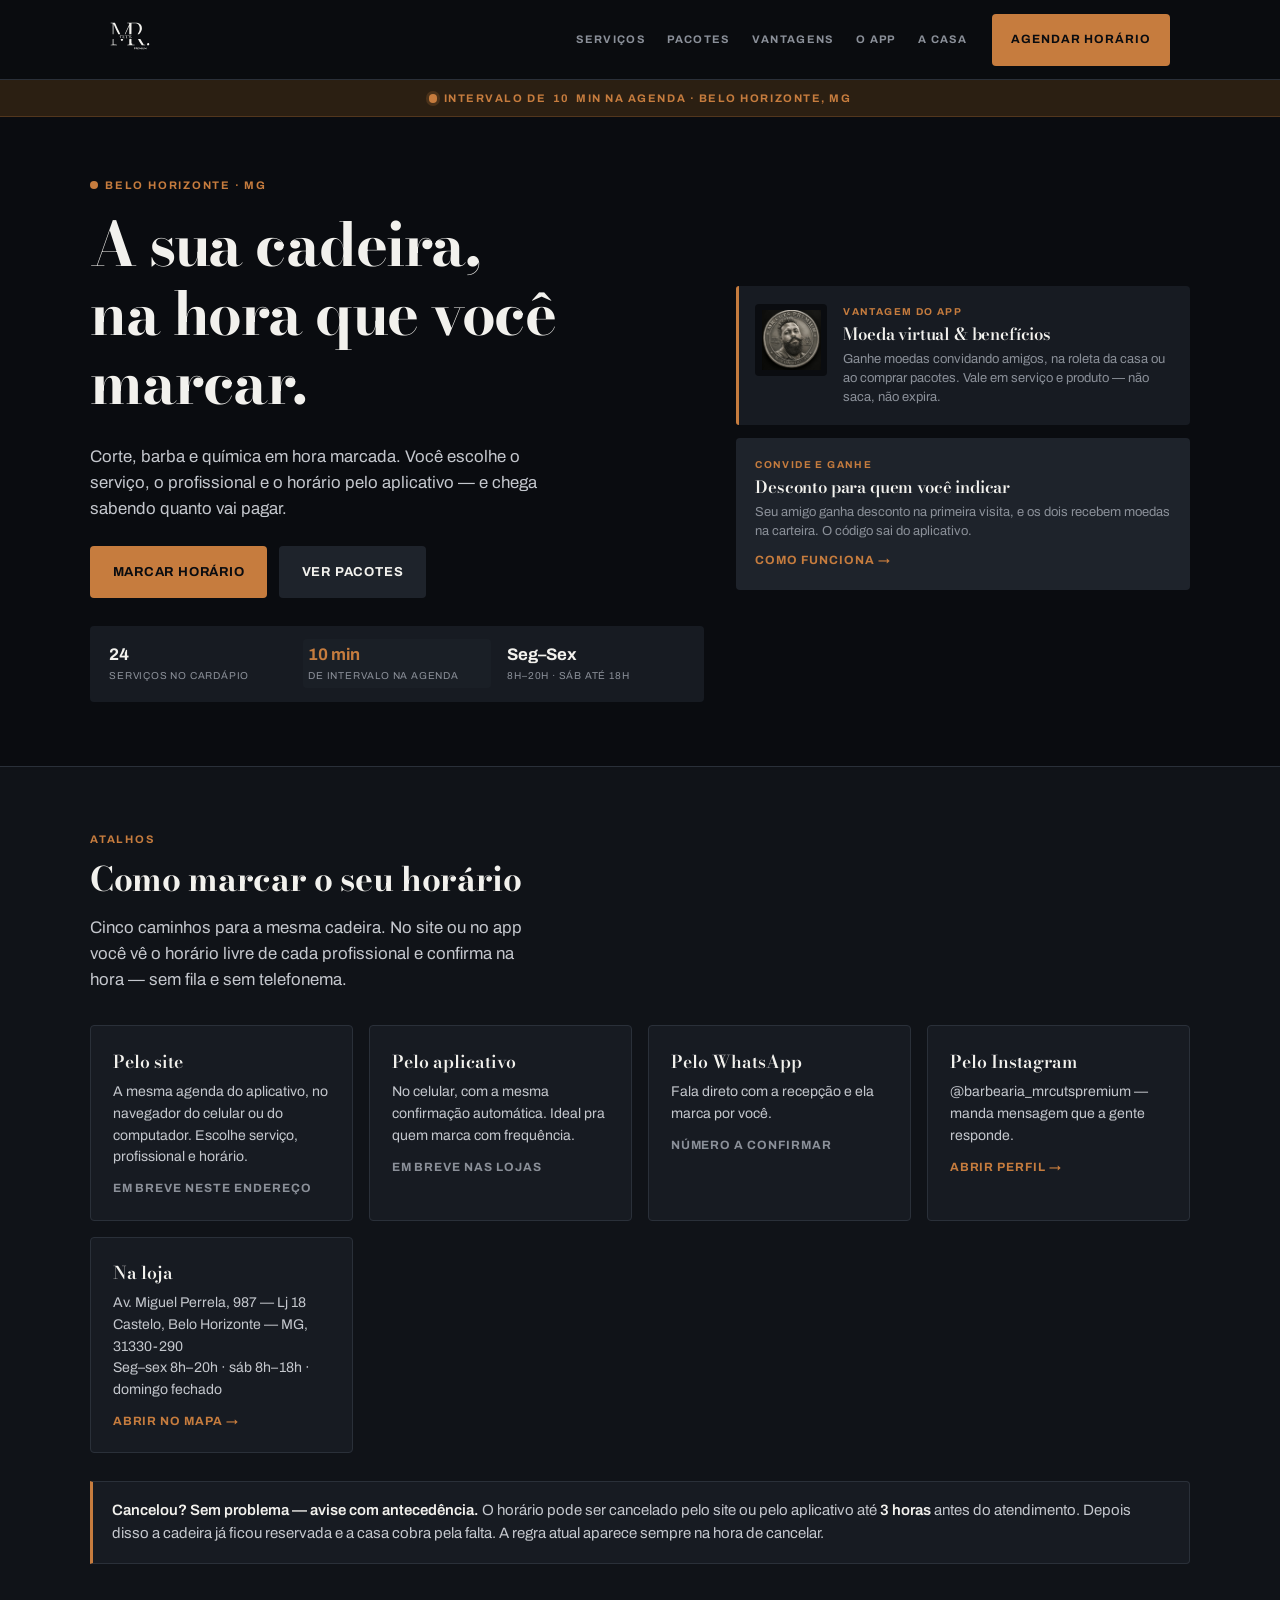
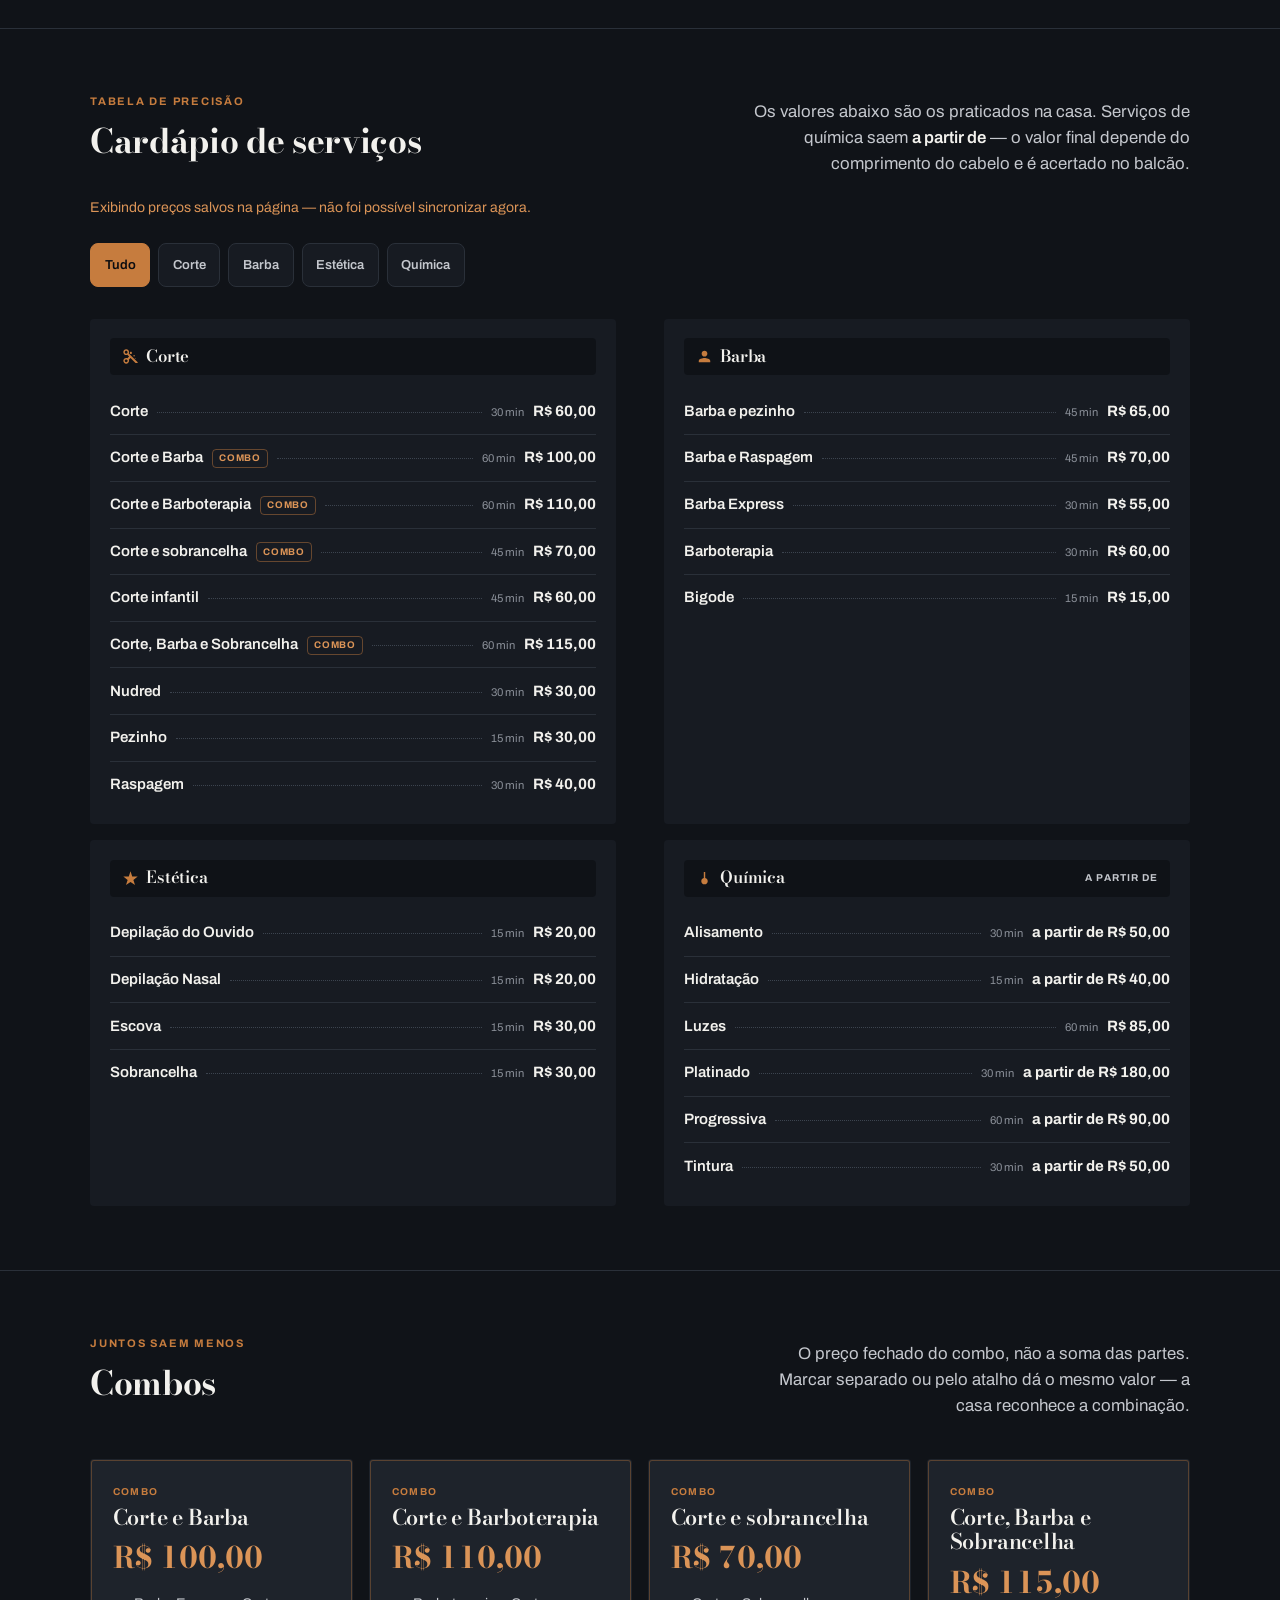
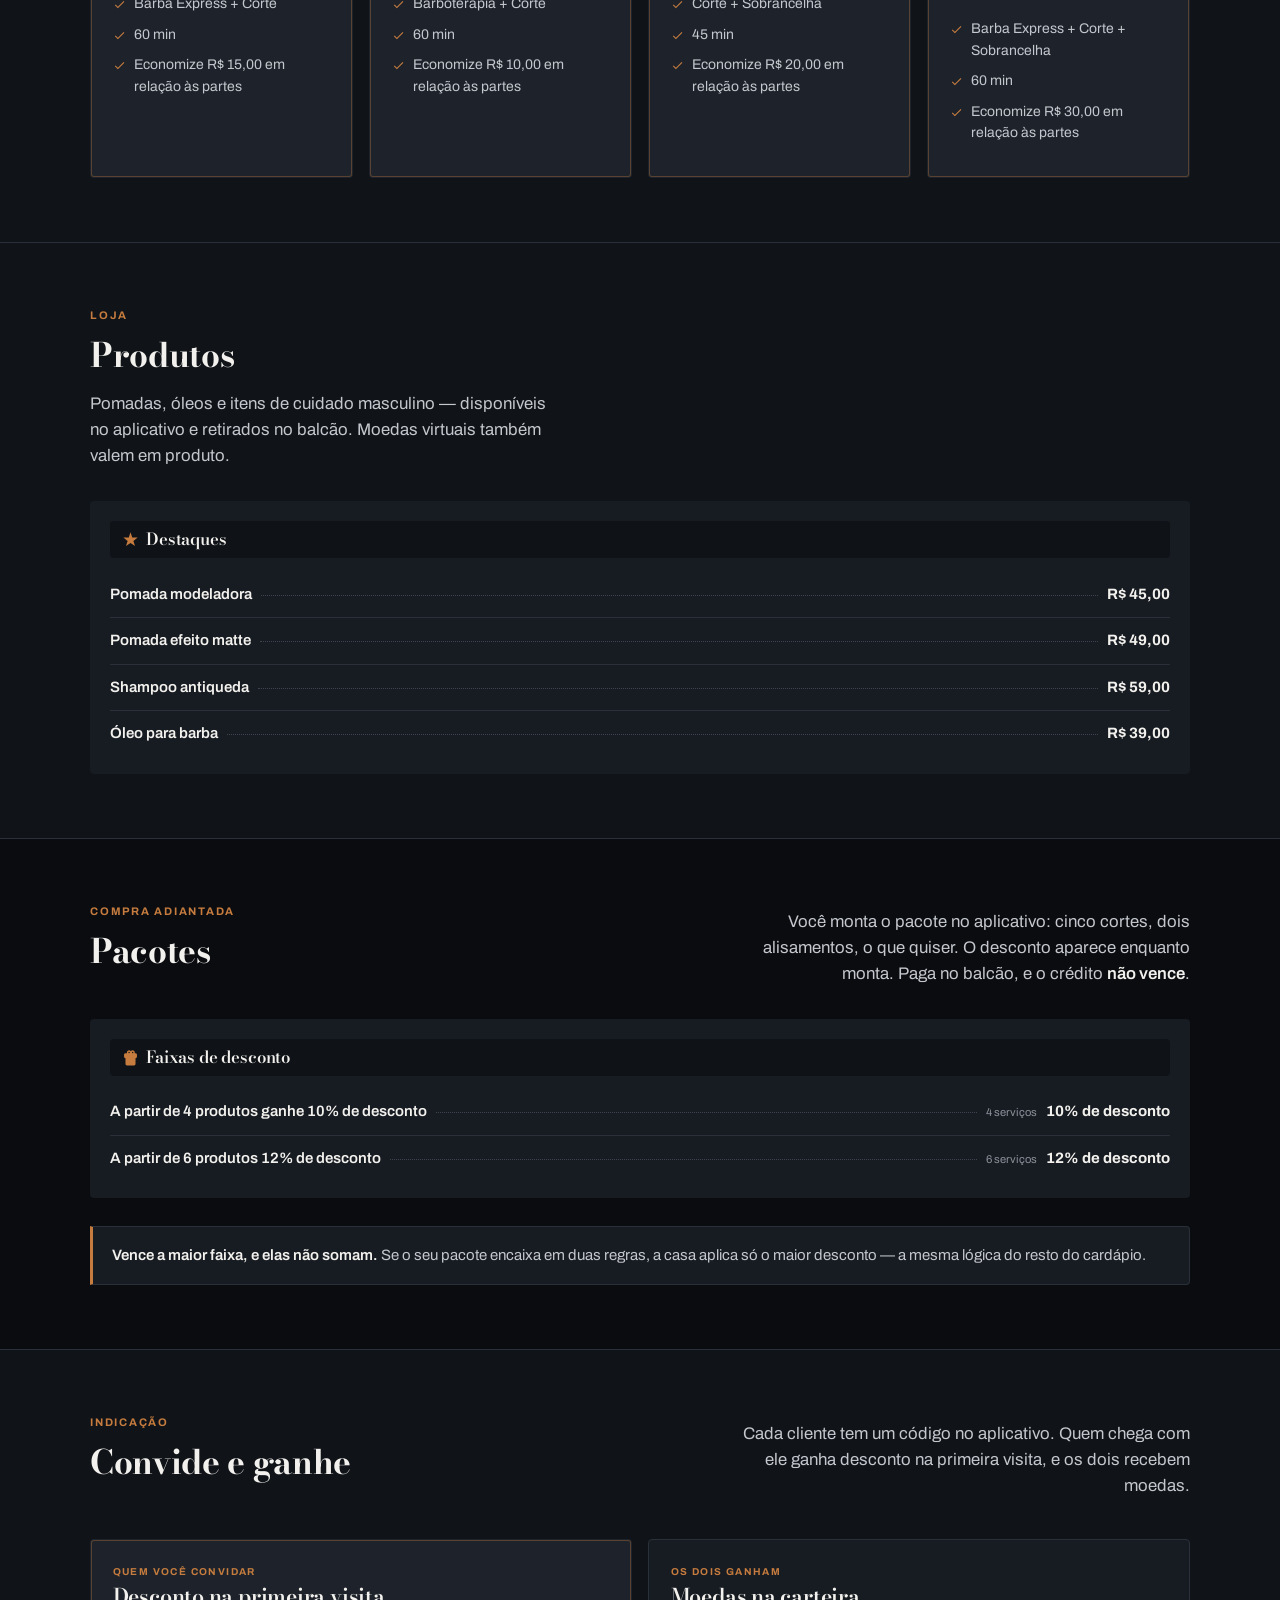
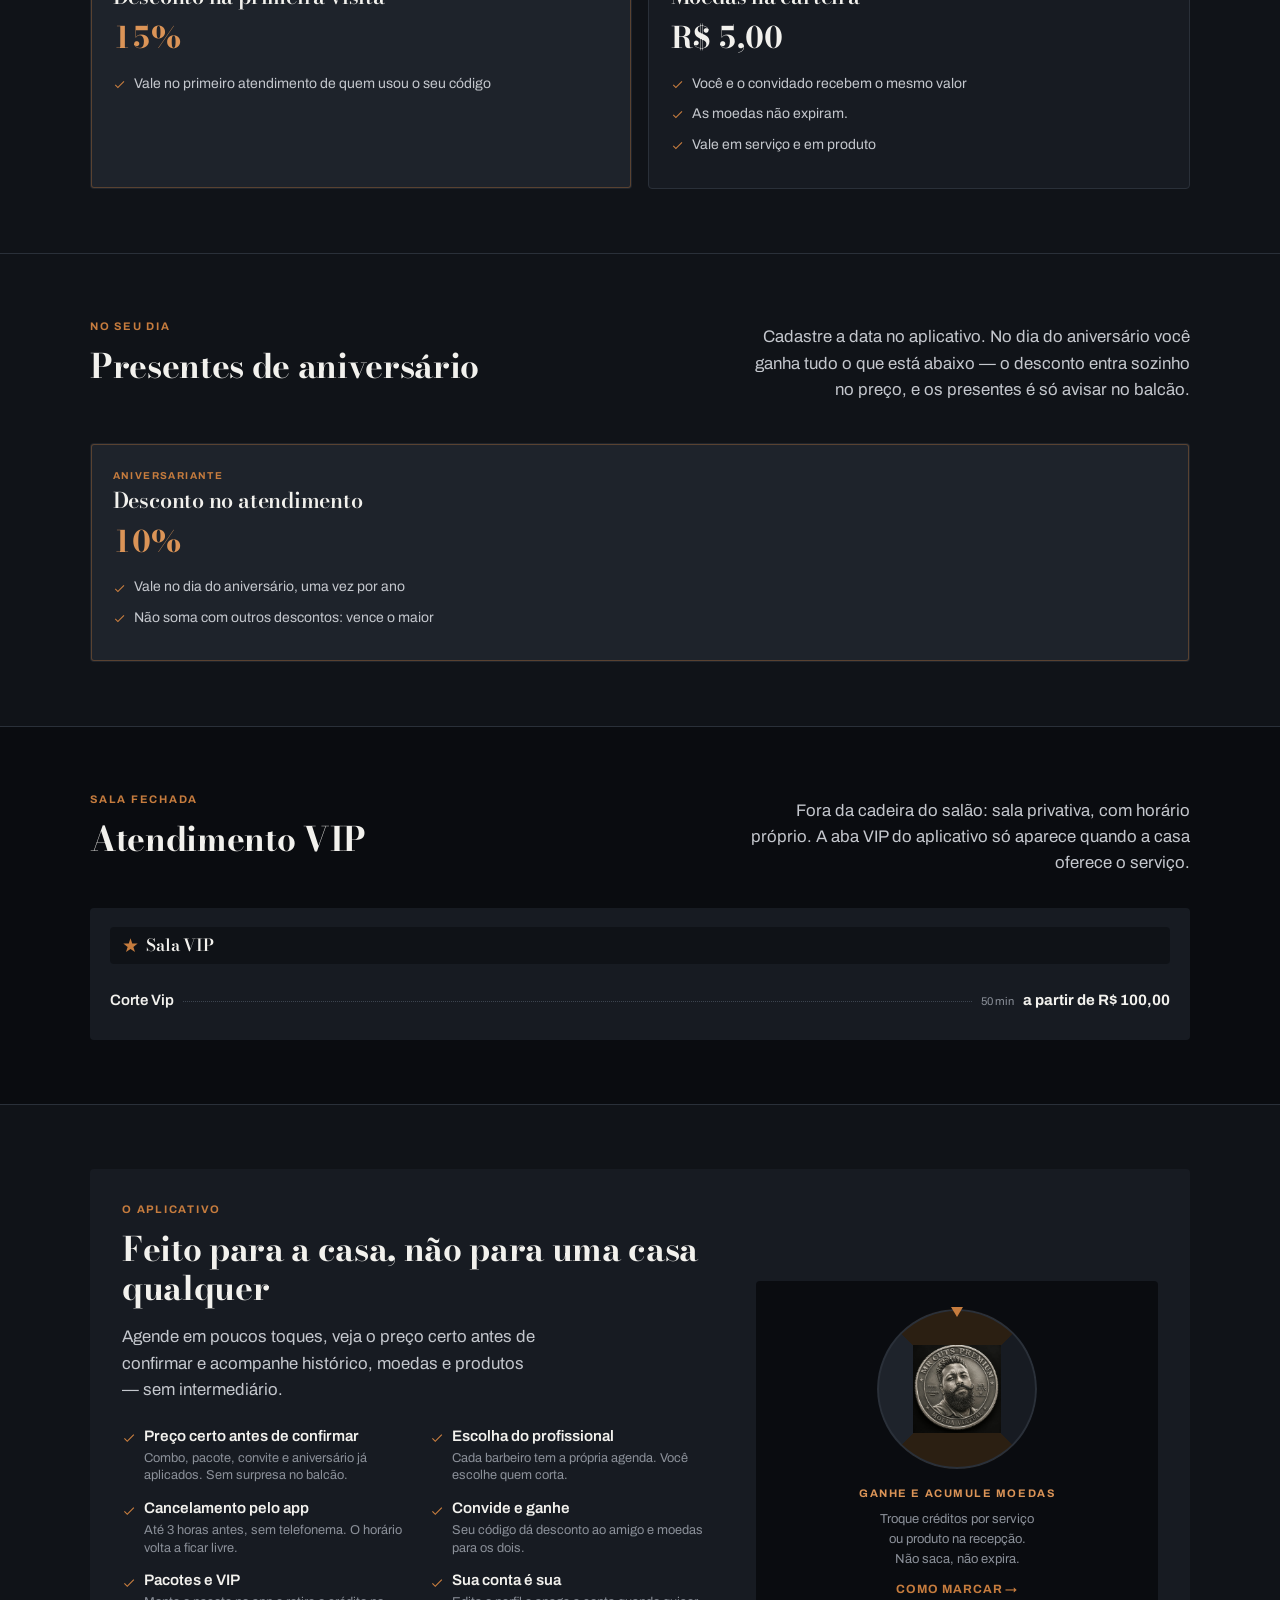
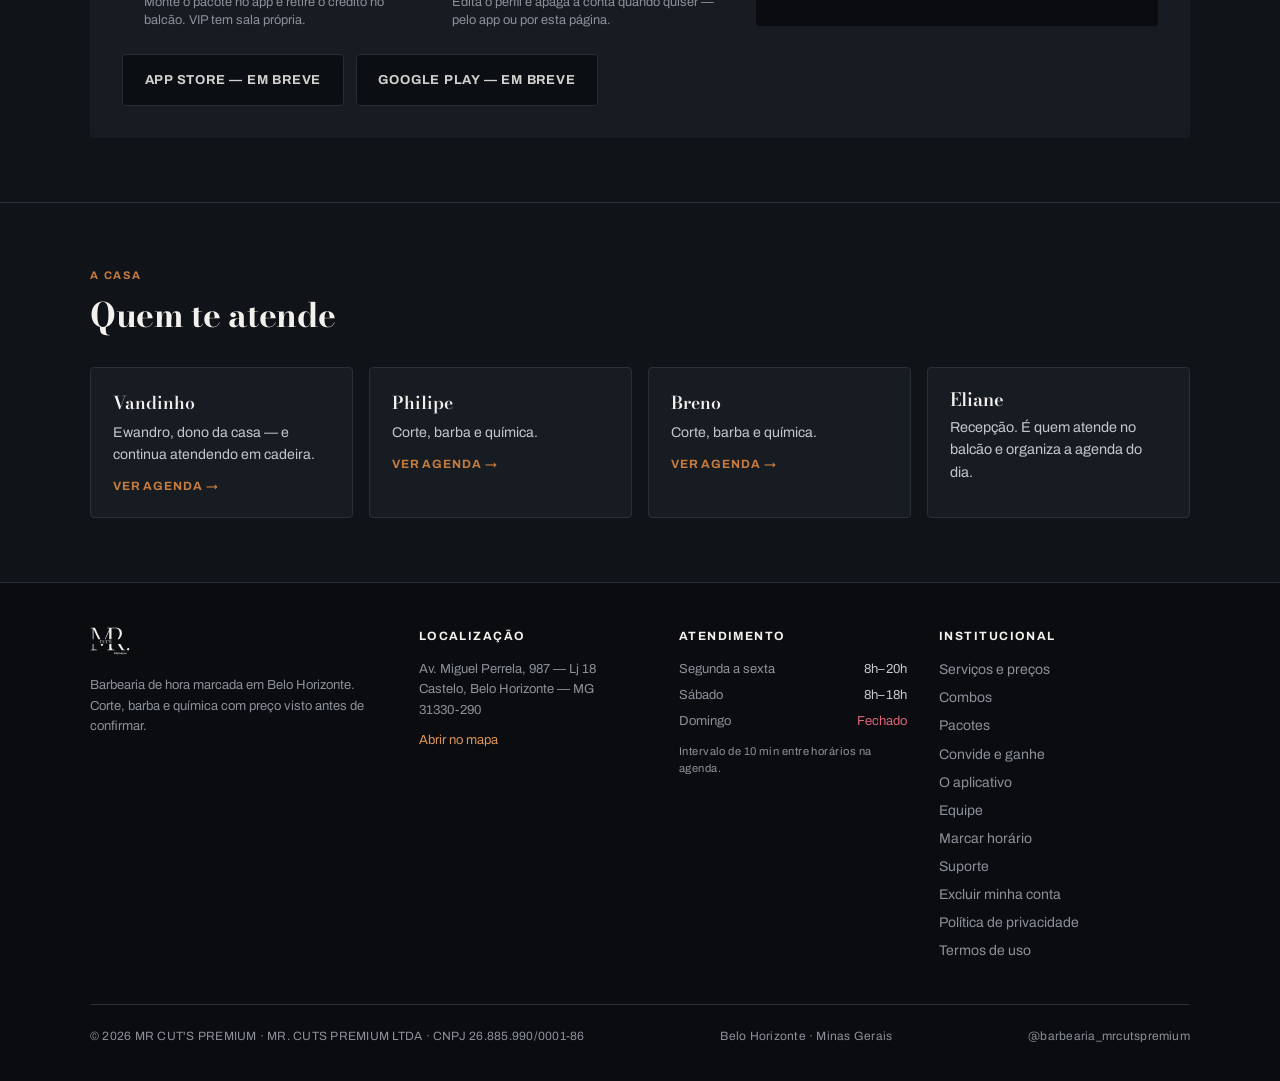
<file: index.html>
<!doctype html>
<html lang="pt-BR">
<head>
<meta charset="utf-8">
<meta name="viewport" content="width=device-width, initial-scale=1">
<title>MR CUT'S PREMIUM — Barbearia em Belo Horizonte</title>
<meta name="description" content="Barbearia MR CUT'S PREMIUM, em Belo Horizonte. Corte, barba e química com hora marcada. Agende pelo aplicativo, sem fila e sem telefonema.">
<meta name="theme-color" content="#101318">
<link rel="icon" href="assets/icone-512.png" type="image/png">
<link rel="apple-touch-icon" href="assets/icone-512.png">
<link rel="stylesheet" href="estilo.css">

<meta property="og:type" content="website">
<meta property="og:site_name" content="MR CUT'S PREMIUM">
<meta property="og:title" content="MR CUT'S PREMIUM — hora marcada, sem fila">
<meta property="og:description" content="Corte, barba e química com hora marcada em Belo Horizonte. Agende pelo aplicativo.">
<meta property="og:image" content="assets/icone-512.png">
<meta property="og:locale" content="pt_BR">
</head>
<body>

<header class="topo">
  <div class="topo-dentro">
    <a href="#topo"><img class="marca" src="assets/marca.svg" alt="MR CUT'S PREMIUM"></a>
    <nav>
      <a class="some-no-celular" href="#servicos">Serviços</a>
      <a class="some-no-celular" href="#pacotes">Pacotes</a>
      <a class="some-no-celular" href="#convite">Vantagens</a>
      <a class="some-no-celular" href="#app">O app</a>
      <a class="some-no-celular" href="#equipe">A casa</a>
      <a class="botao botao-cheio" href="#agendar">Agendar horário</a>
    </nav>
  </div>
</header>

<main id="topo">

<aside class="faixa-aviso" aria-label="Aviso operacional">
  <p>
    <span class="faixa-aviso-ico" aria-hidden="true"></span>
    Intervalo de <span data-intervalo-min>10</span> min na agenda &middot; Belo Horizonte, MG
  </p>
</aside>

<!-- ================================================================ hero -->
<section class="hero">
  <div class="hero-grade">
    <div class="hero-texto">
      <span class="selo"><span class="selo-ponto" aria-hidden="true"></span> Belo Horizonte &middot; MG</span>
      <h1>A sua cadeira,<br>na hora que você marcar.</h1>
      <p class="chamada">
        Corte, barba e química em hora marcada. Você escolhe o serviço, o
        profissional e o horário pelo aplicativo &mdash; e chega sabendo quanto
        vai pagar.
      </p>

      <div class="botoes">
        <a class="botao botao-cheio" href="#agendar">Marcar horário</a>
        <a class="botao botao-vazado" href="#pacotes">Ver pacotes</a>
      </div>

      <div class="hero-dados">
        <div class="hero-dado">
          <span class="n" id="hero-n-servicos">24</span>
          <span class="r">serviços no cardápio</span>
        </div>
        <div class="hero-dado hero-dado-destaque">
          <span class="n"><span data-intervalo-min>10</span> min</span>
          <span class="r">de intervalo na agenda</span>
        </div>
        <div class="hero-dado" id="hero-dado-cadeiras" hidden>
          <span class="n" id="hero-n-cadeiras">&mdash;</span>
          <span class="r">cadeiras na casa</span>
        </div>
        <div class="hero-dado" id="hero-dado-nota" hidden>
          <span class="n" id="hero-n-nota">&mdash;</span>
          <span class="r" id="hero-r-nota">de avaliação</span>
        </div>
        <div class="hero-dado">
          <span class="n">Seg&ndash;Sex</span>
          <span class="r">8h–20h · sáb até 18h</span>
        </div>
      </div>
    </div>

    <div class="hero-lado">
      <div class="hero-promo hero-promo-moeda">
        <div class="hero-promo-icone">
          <img src="assets/moeda-virtual.png" width="72" height="72" alt="">
        </div>
        <div class="hero-promo-corpo">
          <span class="hero-promo-rotulo">Vantagem do app</span>
          <h3>Moeda virtual &amp; benefícios</h3>
          <p>
            Ganhe moedas convidando amigos, na roleta da casa ou ao comprar
            pacotes. Vale em serviço e produto &mdash; não saca, não expira.
          </p>
        </div>
      </div>

      <div class="hero-promo">
        <div class="hero-promo-corpo">
          <span class="hero-promo-rotulo">Convide e ganhe</span>
          <h3>Desconto para quem você indicar</h3>
          <p>
            Seu amigo ganha desconto na primeira visita, e os dois recebem
            moedas na carteira. O código sai do aplicativo.
          </p>
          <a class="hero-promo-link" href="#convite">Como funciona &rarr;</a>
        </div>
      </div>
    </div>
  </div>
</section>

<!-- ============================================================= agendar -->
<section class="faixa" id="agendar">
  <div class="dentro">
    <p class="secao-rotulo">Atalhos</p>
    <h2>Como marcar o seu horário</h2>
    <p class="chamada">
      Cinco caminhos para a mesma cadeira. No site ou no app você vê o horário
      livre de cada profissional e confirma na hora &mdash; sem fila e sem
      telefonema.
    </p>

    <div class="grade" style="margin-top:2rem">
      <!-- PENDENTE: trocar pelo URL público do app web quando o domínio
           e o deploy estiverem no ar. Sem href morto até lá. -->
      <div class="cartao cartao-atalho">
        <span class="titulo">Pelo site</span>
        <span class="desc">A mesma agenda do aplicativo, no navegador do
          celular ou do computador. Escolhe serviço, profissional e horário.</span>
        <span class="seta" style="color:var(--apagado)">Em breve neste endereço</span>
      </div>

      <!-- PENDENTE: trocar pelos links reais das lojas quando o app for
           publicado. -->
      <div class="cartao cartao-atalho">
        <span class="titulo">Pelo aplicativo</span>
        <span class="desc">No celular, com a mesma confirmação automática.
          Ideal pra quem marca com frequência.</span>
        <span class="seta" style="color:var(--apagado)">Em breve nas lojas</span>
      </div>

      <!-- PENDENTE: WhatsApp da barbearia. -->
      <div class="cartao cartao-atalho">
        <span class="titulo">Pelo WhatsApp</span>
        <span class="desc">Fala direto com a recepção e ela marca por
          você.</span>
        <span class="seta" style="color:var(--apagado)">Número a confirmar</span>
      </div>

      <a class="cartao cartao-atalho"
         href="https://www.instagram.com/barbearia_mrcutspremium/"
         target="_blank" rel="noopener">
        <span class="titulo">Pelo Instagram</span>
        <span class="desc">&#64;barbearia_mrcutspremium &mdash; manda mensagem
          que a gente responde.</span>
        <span class="seta">Abrir perfil &rarr;</span>
      </a>

      <a class="cartao cartao-atalho"
         href="https://www.google.com/maps/search/?api=1&amp;query=Av.+Miguel+Perrela,+987+-+Lj+18+-+Castelo,+Belo+Horizonte+-+MG,+31330-290"
         target="_blank" rel="noopener">
        <span class="titulo">Na loja</span>
        <span class="desc">Av. Miguel Perrela, 987 &mdash; Lj 18<br>
          Castelo, Belo Horizonte &mdash; MG, 31330-290<br>
          Seg–sex 8h–20h · sáb 8h–18h · domingo fechado</span>
        <span class="seta">Abrir no mapa &rarr;</span>
      </a>
    </div>

    <div class="aviso">
      <p><strong>Cancelou? Sem problema &mdash; avise com antecedência.</strong>
      O horário pode ser cancelado pelo site ou pelo aplicativo até
      <strong><span data-cancelamento-horas>3</span> horas</strong> antes do atendimento. Depois disso a cadeira já
      ficou reservada e a casa cobra pela falta. A regra atual aparece sempre
      na hora de cancelar.</p>
    </div>
  </div>
</section>

<!-- ============================================================ serviços -->
<section class="faixa" id="servicos">
  <div class="dentro">
    <div class="secao-cabeca">
      <div>
        <p class="secao-rotulo">Tabela de precisão</p>
        <h2>Cardápio de serviços</h2>
      </div>
      <p class="chamada secao-cabeca-texto">
        Os valores abaixo são os praticados na casa. Serviços de química saem
        <strong>a partir de</strong> &mdash; o valor final depende do comprimento
        do cabelo e é acertado no balcão.
      </p>
    </div>

    <p id="cardapio-status" class="cardapio-status" aria-live="polite" hidden></p>

    <!-- Preenchido pelo cardapio.js a partir das categorias que de fato
         vieram: categoria sem serviço não vira botão. -->
    <div class="cardapio-filtros" id="cardapio-filtros" hidden></div>

    <!-- CARDAPIO:inicio -->
    <div class="cardapio" style="margin-top:2rem">
      <div class="cardapio-cat" data-categoria="corte">
        <div class="cardapio-cat-cabeca">
          <h3><span class="cardapio-ico" aria-hidden="true"></span> Corte</h3>
        </div>
        <ul>
          <li data-servico="corte"><span class="nome">Corte</span><span class="pontilhado"></span><span class="dur">30 min</span><span class="valor">R$ 60,00</span></li>
          <li data-servico="corte-e-barba" data-combo="true"><span class="nome">Corte e Barba <span class="tag-combo">Combo</span></span><span class="pontilhado"></span><span class="dur">60 min</span><span class="valor">R$ 100,00</span></li>
          <li data-servico="corte-e-barboterapia" data-combo="true"><span class="nome">Corte e Barboterapia <span class="tag-combo">Combo</span></span><span class="pontilhado"></span><span class="dur">60 min</span><span class="valor">R$ 110,00</span></li>
          <li data-servico="corte-e-sobrancelha" data-combo="true"><span class="nome">Corte e sobrancelha <span class="tag-combo">Combo</span></span><span class="pontilhado"></span><span class="dur">45 min</span><span class="valor">R$ 70,00</span></li>
          <li data-servico="corte-infantil"><span class="nome">Corte infantil</span><span class="pontilhado"></span><span class="dur">45 min</span><span class="valor">R$ 60,00</span></li>
          <li data-servico="corte-barba-e-sobrancelha" data-combo="true"><span class="nome">Corte, Barba e Sobrancelha <span class="tag-combo">Combo</span></span><span class="pontilhado"></span><span class="dur">60 min</span><span class="valor">R$ 115,00</span></li>
          <li data-servico="nudred"><span class="nome">Nudred</span><span class="pontilhado"></span><span class="dur">30 min</span><span class="valor">R$ 30,00</span></li>
          <li data-servico="pezinho"><span class="nome">Pezinho</span><span class="pontilhado"></span><span class="dur">15 min</span><span class="valor">R$ 30,00</span></li>
          <li data-servico="raspagem"><span class="nome">Raspagem</span><span class="pontilhado"></span><span class="dur">30 min</span><span class="valor">R$ 40,00</span></li>
        </ul>
      </div>

      <div class="cardapio-cat" data-categoria="barba">
        <div class="cardapio-cat-cabeca">
          <h3><span class="cardapio-ico" aria-hidden="true"></span> Barba</h3>
        </div>
        <ul>
          <li data-servico="barba-e-pezinho"><span class="nome">Barba e pezinho</span><span class="pontilhado"></span><span class="dur">45 min</span><span class="valor">R$ 65,00</span></li>
          <li data-servico="barba-e-raspagem"><span class="nome">Barba e Raspagem</span><span class="pontilhado"></span><span class="dur">45 min</span><span class="valor">R$ 70,00</span></li>
          <li data-servico="barba-express"><span class="nome">Barba Express</span><span class="pontilhado"></span><span class="dur">30 min</span><span class="valor">R$ 55,00</span></li>
          <li data-servico="barboterapia"><span class="nome">Barboterapia</span><span class="pontilhado"></span><span class="dur">30 min</span><span class="valor">R$ 60,00</span></li>
          <li data-servico="bigode"><span class="nome">Bigode</span><span class="pontilhado"></span><span class="dur">15 min</span><span class="valor">R$ 15,00</span></li>
        </ul>
      </div>

      <div class="cardapio-cat" data-categoria="estetica">
        <div class="cardapio-cat-cabeca">
          <h3><span class="cardapio-ico" aria-hidden="true"></span> Estética</h3>
        </div>
        <ul>
          <li data-servico="depilacao-do-ouvido"><span class="nome">Depilação do Ouvido</span><span class="pontilhado"></span><span class="dur">15 min</span><span class="valor">R$ 20,00</span></li>
          <li data-servico="depilacao-nasal"><span class="nome">Depilação Nasal</span><span class="pontilhado"></span><span class="dur">15 min</span><span class="valor">R$ 20,00</span></li>
          <li data-servico="escova"><span class="nome">Escova</span><span class="pontilhado"></span><span class="dur">15 min</span><span class="valor">R$ 30,00</span></li>
          <li data-servico="sobrancelha"><span class="nome">Sobrancelha</span><span class="pontilhado"></span><span class="dur">15 min</span><span class="valor">R$ 30,00</span></li>
        </ul>
      </div>

      <div class="cardapio-cat" data-categoria="quimica">
        <div class="cardapio-cat-cabeca">
          <h3><span class="cardapio-ico" aria-hidden="true"></span> Química</h3>
          <span class="cardapio-cat-tag">A partir de</span>
        </div>
        <ul>
          <li data-servico="alisamento"><span class="nome">Alisamento</span><span class="pontilhado"></span><span class="dur">30 min</span><span class="valor">a partir de R$ 50,00</span></li>
          <li data-servico="hidratacao"><span class="nome">Hidratação</span><span class="pontilhado"></span><span class="dur">15 min</span><span class="valor">a partir de R$ 40,00</span></li>
          <li data-servico="luzes"><span class="nome">Luzes</span><span class="pontilhado"></span><span class="dur">60 min</span><span class="valor">R$ 85,00</span></li>
          <li data-servico="platinado"><span class="nome">Platinado</span><span class="pontilhado"></span><span class="dur">30 min</span><span class="valor">a partir de R$ 180,00</span></li>
          <li data-servico="progressiva"><span class="nome">Progressiva</span><span class="pontilhado"></span><span class="dur">60 min</span><span class="valor">a partir de R$ 90,00</span></li>
          <li data-servico="tintura"><span class="nome">Tintura</span><span class="pontilhado"></span><span class="dur">30 min</span><span class="valor">a partir de R$ 50,00</span></li>
        </ul>
      </div>
    </div>
    <!-- CARDAPIO:fim -->
  </div>
</section>

<!-- ============================================================== combos -->
<section class="faixa" id="combos">
  <div class="dentro">
    <div class="secao-cabeca">
      <div>
        <p class="secao-rotulo">Juntos saem menos</p>
        <h2>Combos</h2>
      </div>
      <p class="chamada secao-cabeca-texto">
        O preço fechado do combo, não a soma das partes. Marcar separado ou
        pelo atalho dá o mesmo valor &mdash; a casa reconhece a combinação.
      </p>
    </div>

    <!-- COMBOS:inicio -->
    <div class="grade-ofertas" id="combos-lista">
      <div class="cartao oferta destaque" data-combo="corte-e-barba">
        <span class="oferta-rotulo">Combo</span>
        <h3>Corte e Barba</h3>
        <div class="preco">R$ 100,00</div>
        <ul>
          <li>Barba Express + Corte</li>
          <li>60 min</li>
          <li>Economize R$ 15,00 em relação às partes</li>
        </ul>
      </div>
      <div class="cartao oferta destaque" data-combo="corte-e-barboterapia">
        <span class="oferta-rotulo">Combo</span>
        <h3>Corte e Barboterapia</h3>
        <div class="preco">R$ 110,00</div>
        <ul>
          <li>Barboterapia + Corte</li>
          <li>60 min</li>
          <li>Economize R$ 10,00 em relação às partes</li>
        </ul>
      </div>
      <div class="cartao oferta destaque" data-combo="corte-e-sobrancelha">
        <span class="oferta-rotulo">Combo</span>
        <h3>Corte e sobrancelha</h3>
        <div class="preco">R$ 70,00</div>
        <ul>
          <li>Corte + Sobrancelha</li>
          <li>45 min</li>
          <li>Economize R$ 20,00 em relação às partes</li>
        </ul>
      </div>
      <div class="cartao oferta destaque" data-combo="corte-barba-e-sobrancelha">
        <span class="oferta-rotulo">Combo</span>
        <h3>Corte, Barba e Sobrancelha</h3>
        <div class="preco">R$ 115,00</div>
        <ul>
          <li>Barba Express + Corte + Sobrancelha</li>
          <li>60 min</li>
          <li>Economize R$ 30,00 em relação às partes</li>
        </ul>
      </div>
    </div>
    <!-- COMBOS:fim -->
  </div>
</section>

<!-- ============================================================ produtos -->
<section class="faixa" id="produtos">
  <div class="dentro">
    <p class="secao-rotulo">Loja</p>
    <h2>Produtos</h2>
    <p class="chamada">
      Pomadas, óleos e itens de cuidado masculino &mdash; disponíveis no
      aplicativo e retirados no balcão. Moedas virtuais também valem em produto.
    </p>

    <div class="cardapio cardapio-produtos" style="margin-top:2rem">
      <div class="cardapio-cat" data-categoria="produtos">
        <div class="cardapio-cat-cabeca">
          <h3><span class="cardapio-ico" aria-hidden="true"></span> Destaques</h3>
        </div>
        <!-- PRODUTOS:inicio -->
        <ul class="lista-produtos">
          <li><span class="nome">Pomada modeladora</span><span class="pontilhado"></span><span class="valor">R$ 45,00</span></li>
          <li><span class="nome">Pomada efeito matte</span><span class="pontilhado"></span><span class="valor">R$ 49,00</span></li>
          <li><span class="nome">Shampoo antiqueda</span><span class="pontilhado"></span><span class="valor">R$ 59,00</span></li>
          <li><span class="nome">Óleo para barba</span><span class="pontilhado"></span><span class="valor">R$ 39,00</span></li>
        </ul>
    <!-- PRODUTOS:fim -->
      </div>
    </div>

    <div class="aviso" id="produtos-aviso" hidden>
      <p><strong>Lista provisória.</strong> Preços e itens reais vêm do estoque
      da casa &mdash; consulte o aplicativo para o cardápio atualizado.</p>
    </div>
  </div>
</section>

<!-- ============================================================= pacotes -->
<section class="faixa faixa-abismo" id="pacotes">
  <div class="dentro">
    <div class="secao-cabeca">
      <div>
        <p class="secao-rotulo">Compra adiantada</p>
        <h2>Pacotes</h2>
      </div>
      <p class="chamada secao-cabeca-texto">
        Você monta o pacote no aplicativo: cinco cortes, dois alisamentos, o
        que quiser. O desconto aparece enquanto monta. Paga no balcão, e o
        crédito <strong>não vence</strong>.
      </p>
    </div>

    <!-- PACOTES:inicio -->
    <div id="pacotes-lista">
      <div class="cardapio cardapio-produtos" style="margin-top:2rem">
        <div class="cardapio-cat" data-categoria="pacotes">
          <div class="cardapio-cat-cabeca">
            <h3><span class="cardapio-ico" aria-hidden="true"></span> Faixas de desconto</h3>
          </div>
          <ul>
          <li data-pacote="a-partir-de-4-produtos-ganhe-10-de-desconto"><span class="nome">A partir de 4 produtos ganhe 10% de desconto</span><span class="pontilhado"></span><span class="dur">4 serviços</span><span class="valor">10% de desconto</span></li>
          <li data-pacote="a-partir-de-6-produtos-12-de-desconto"><span class="nome">A partir de 6 produtos 12% de desconto</span><span class="pontilhado"></span><span class="dur">6 serviços</span><span class="valor">12% de desconto</span></li>
          </ul>
        </div>
      </div>
    </div>
    <!-- PACOTES:fim -->

    <div class="aviso">
      <p><strong>Vence a maior faixa, e elas não somam.</strong> Se o seu
      pacote encaixa em duas regras, a casa aplica só o maior desconto
      &mdash; a mesma lógica do resto do cardápio.</p>
    </div>
  </div>
</section>

<!-- ============================================================= convite -->
<section class="faixa" id="convite">
  <div class="dentro">
    <div class="secao-cabeca">
      <div>
        <p class="secao-rotulo">Indicação</p>
        <h2>Convide e ganhe</h2>
      </div>
      <p class="chamada secao-cabeca-texto">
        Cada cliente tem um código no aplicativo. Quem chega com ele ganha
        desconto na primeira visita, e os dois recebem moedas.
      </p>
    </div>

    <div class="grade-ofertas" style="margin-top:2.5rem">
      <div class="cartao oferta destaque" id="convite-desconto-bloco">
        <span class="oferta-rotulo">Quem você convidar</span>
        <h3>Desconto na primeira visita</h3>
        <div class="preco"><span id="convite-desconto">15%</span></div>
        <ul>
          <li>Vale no primeiro atendimento de quem usou o seu código</li>
        </ul>
      </div>
      <div class="cartao oferta" id="convite-moeda-bloco">
        <span class="oferta-rotulo">Os dois ganham</span>
        <h3>Moedas na carteira</h3>
        <div class="preco"><span id="convite-moeda">R$ 5,00</span></div>
        <ul>
          <li>Você e o convidado recebem o mesmo valor</li>
          <li><span id="convite-validade">As moedas não expiram.</span></li>
          <li>Vale em serviço e em produto</li>
        </ul>
      </div>
    </div>
  </div>
</section>

<!-- ========================================================= aniversário -->
<section class="faixa" id="aniversario">
  <div class="dentro">
    <div class="secao-cabeca">
      <div>
        <p class="secao-rotulo">No seu dia</p>
        <h2>Presentes de aniversário</h2>
      </div>
      <p class="chamada secao-cabeca-texto">
        Cadastre a data no aplicativo. No dia do aniversário você ganha tudo
        o que está abaixo &mdash; o desconto entra sozinho no preço, e os
        presentes é só avisar no balcão.
      </p>
    </div>

    <div class="grade-ofertas" style="margin-top:2.5rem">
      <div class="cartao oferta destaque" id="aniversario-desconto-bloco">
        <span class="oferta-rotulo">Aniversariante</span>
        <h3>Desconto no atendimento</h3>
        <div class="preco"><span id="aniversario-desconto">10%</span></div>
        <ul>
          <li>Vale no dia do aniversário, uma vez por ano</li>
          <li>Não soma com outros descontos: vence o maior</li>
        </ul>
      </div>
      <div class="cartao oferta" id="aniversario-servico-bloco" hidden>
        <span class="oferta-rotulo">Presente</span>
        <h3>Serviço por conta da casa</h3>
        <p><span id="aniversario-servico"></span></p>
      </div>
      <div class="cartao oferta" id="aniversario-produto-bloco" hidden>
        <span class="oferta-rotulo">Presente</span>
        <h3>Produto por conta da casa</h3>
        <p><span id="aniversario-produto"></span></p>
      </div>
      <div class="cartao oferta" id="aniversario-brinde-bloco" hidden>
        <span class="oferta-rotulo">Brinde</span>
        <h3>Cortesia da casa</h3>
        <p><span id="aniversario-brinde"></span></p>
      </div>
    </div>
  </div>
</section>

<!-- ================================================================= vip -->
<section class="faixa faixa-abismo" id="vip">
  <div class="dentro">
    <div class="secao-cabeca">
      <div>
        <p class="secao-rotulo">Sala fechada</p>
        <h2>Atendimento VIP</h2>
      </div>
      <p class="chamada secao-cabeca-texto">
        Fora da cadeira do salão: sala privativa, com horário próprio. A aba
        VIP do aplicativo só aparece quando a casa oferece o serviço.
      </p>
    </div>

    <!-- VIP:inicio -->
    <div id="vip-lista">
      <div class="cardapio cardapio-produtos" style="margin-top:2rem">
        <div class="cardapio-cat" data-categoria="vip">
          <div class="cardapio-cat-cabeca">
            <h3><span class="cardapio-ico" aria-hidden="true"></span> Sala VIP</h3>
          </div>
          <ul>
          <li data-servico="corte-vip"><span class="nome">Corte Vip</span><span class="pontilhado"></span><span class="dur">50 min</span><span class="valor">a partir de R$ 100,00</span></li>
          </ul>
        </div>
      </div>
    </div>
    <!-- VIP:fim -->
  </div>
</section>

<!-- ================================================================= app -->
<section class="faixa" id="app">
  <div class="dentro">
    <div class="app-bloco">
      <div class="app-texto">
        <p class="secao-rotulo">O aplicativo</p>
        <h2>Feito para a casa, não para uma casa qualquer</h2>
        <p class="chamada">
          Agende em poucos toques, veja o preço certo antes de confirmar e
          acompanhe histórico, moedas e produtos &mdash; sem intermediário.
        </p>

        <ul class="app-lista">
          <li>
            <strong>Preço certo antes de confirmar</strong>
            <span>Combo, pacote, convite e aniversário já aplicados. Sem surpresa no balcão.</span>
          </li>
          <li>
            <strong>Escolha do profissional</strong>
            <span>Cada barbeiro tem a própria agenda. Você escolhe quem corta.</span>
          </li>
          <li>
            <strong>Cancelamento pelo app</strong>
            <span>Até <span data-cancelamento-horas>3</span> horas antes, sem telefonema. O horário volta a ficar livre.</span>
          </li>
          <li>
            <strong>Convide e ganhe</strong>
            <span>Seu código dá desconto ao amigo e moedas para os dois.</span>
          </li>
          <li>
            <strong>Pacotes e VIP</strong>
            <span>Monte o pacote no app e retire o crédito no balcão. VIP tem sala própria.</span>
          </li>
          <li>
            <strong>Sua conta é sua</strong>
            <span>Edita o perfil e apaga a conta quando quiser &mdash; pelo app ou por esta página.</span>
          </li>
        </ul>

        <div class="botoes app-lojas">
          <span class="botao botao-loja" aria-disabled="true">App Store — em breve</span>
          <span class="botao botao-loja" aria-disabled="true">Google Play — em breve</span>
        </div>
      </div>

      <aside class="app-visual" aria-label="Moeda virtual">
        <div class="app-visual-anel" aria-hidden="true">
          <img class="app-visual-moeda" src="assets/moeda-virtual.png" width="96" height="96" alt="">
        </div>
        <span class="app-visual-rotulo">Ganhe e acumule moedas</span>
        <p>Troque créditos por serviço ou produto na recepção. Não saca, não expira.</p>
        <a class="hero-promo-link" href="#agendar">Como marcar &rarr;</a>
      </aside>
    </div>
  </div>
</section>

<!-- ============================================================== equipe -->
<section class="faixa" id="equipe">
  <div class="dentro">
    <p class="secao-rotulo">A casa</p>
    <h2>Quem te atende</h2>

    <div class="grade" style="margin-top:2rem">
      <!-- Links abrem a vitrine do app com o barbeiro fixo — só horários dele. -->
      <a class="cartao cartao-atalho" href="/barbeiro/vandinho"
         data-slug="vandinho">
        <span class="titulo">Vandinho</span>
        <span class="desc">Ewandro, dono da casa &mdash; e continua atendendo
          em cadeira.</span>
        <span class="seta">Ver agenda &rarr;</span>
      </a>
      <a class="cartao cartao-atalho" href="/barbeiro/philipe"
         data-slug="philipe">
        <span class="titulo">Philipe</span>
        <span class="desc">Corte, barba e química.</span>
        <span class="seta">Ver agenda &rarr;</span>
      </a>
      <a class="cartao cartao-atalho" href="/barbeiro/breno"
         data-slug="breno">
        <span class="titulo">Breno</span>
        <span class="desc">Corte, barba e química.</span>
        <span class="seta">Ver agenda &rarr;</span>
      </a>
      <div class="cartao">
        <h3>Eliane</h3>
        <p>Recepção. É quem atende no balcão e organiza a agenda do dia.</p>
      </div>
    </div>
  </div>
</section>

</main>

<footer class="rodape">
  <div class="rodape-grade">
    <div>
      <img class="marca" src="assets/marca.svg" alt="MR CUT'S PREMIUM">
      <p class="rodape-sobre">
        Barbearia de hora marcada em Belo Horizonte. Corte, barba e química
        com preço visto antes de confirmar.
      </p>
    </div>
    <div>
      <h4>Localização</h4>
      <p class="rodape-texto">
        Av. Miguel Perrela, 987 &mdash; Lj 18<br>
        Castelo, Belo Horizonte &mdash; MG<br>
        31330-290
      </p>
      <p class="rodape-destaque">
        <a href="https://www.google.com/maps/search/?api=1&amp;query=Av.+Miguel+Perrela,+987+-+Lj+18+-+Castelo,+Belo+Horizonte+-+MG,+31330-290"
           target="_blank" rel="noopener">Abrir no mapa</a>
      </p>
    </div>
    <div>
      <h4>Atendimento</h4>
      <ul class="rodape-horarios">
        <li><span>Segunda a sexta</span><span>8h–20h</span></li>
        <li><span>Sábado</span><span>8h–18h</span></li>
        <li><span>Domingo</span><span class="fechado">Fechado</span></li>
      </ul>
      <p class="rodape-nota">Intervalo de <span data-intervalo-min>10</span> min entre horários na agenda.</p>
    </div>
    <div>
      <h4>Institucional</h4>
      <ul>
        <li><a href="#servicos">Serviços e preços</a></li>
        <li><a href="#combos">Combos</a></li>
        <li><a href="#pacotes">Pacotes</a></li>
        <li><a href="#convite">Convide e ganhe</a></li>
        <li><a href="#app">O aplicativo</a></li>
        <li><a href="#equipe">Equipe</a></li>
        <li><a href="#agendar">Marcar horário</a></li>
        <li><a href="suporte.html">Suporte</a></li>
        <li><a href="exclusao-de-conta.html">Excluir minha conta</a></li>
        <li><a href="politica-de-privacidade.html">Política de privacidade</a></li>
        <li><a href="termos-de-uso.html">Termos de uso</a></li>
      </ul>
    </div>
  </div>

  <div class="rodape-fim">
    <span>&copy; 2026 MR CUT'S PREMIUM &middot; MR. CUTS PREMIUM LTDA &middot; CNPJ 26.885.990/0001-86</span>
    <span>Belo Horizonte &middot; Minas Gerais</span>
    <span><a href="https://www.instagram.com/barbearia_mrcutspremium/"
       target="_blank" rel="noopener">&#64;barbearia_mrcutspremium</a></span>
  </div>
</footer>

<script src="cardapio-config.js"></script>
<script src="cardapio.js" defer></script>
</body>
</html>
</file>
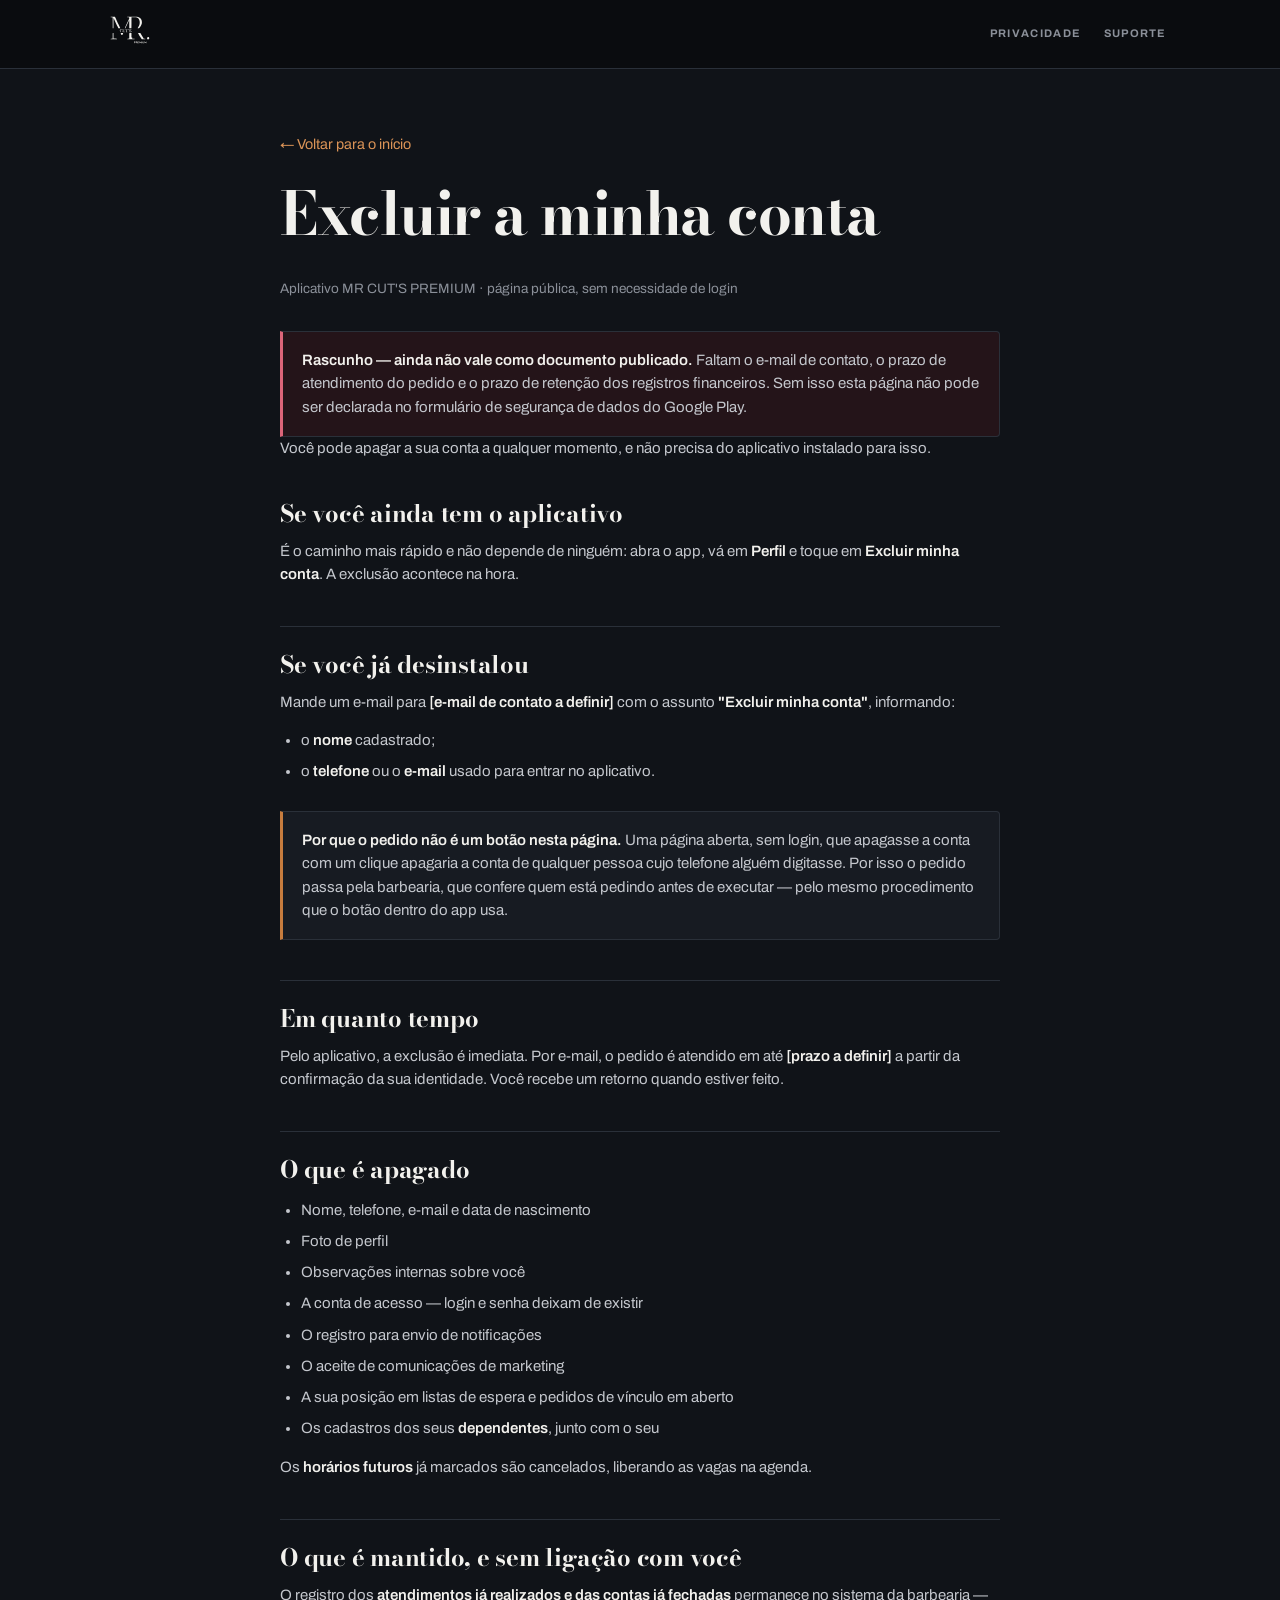
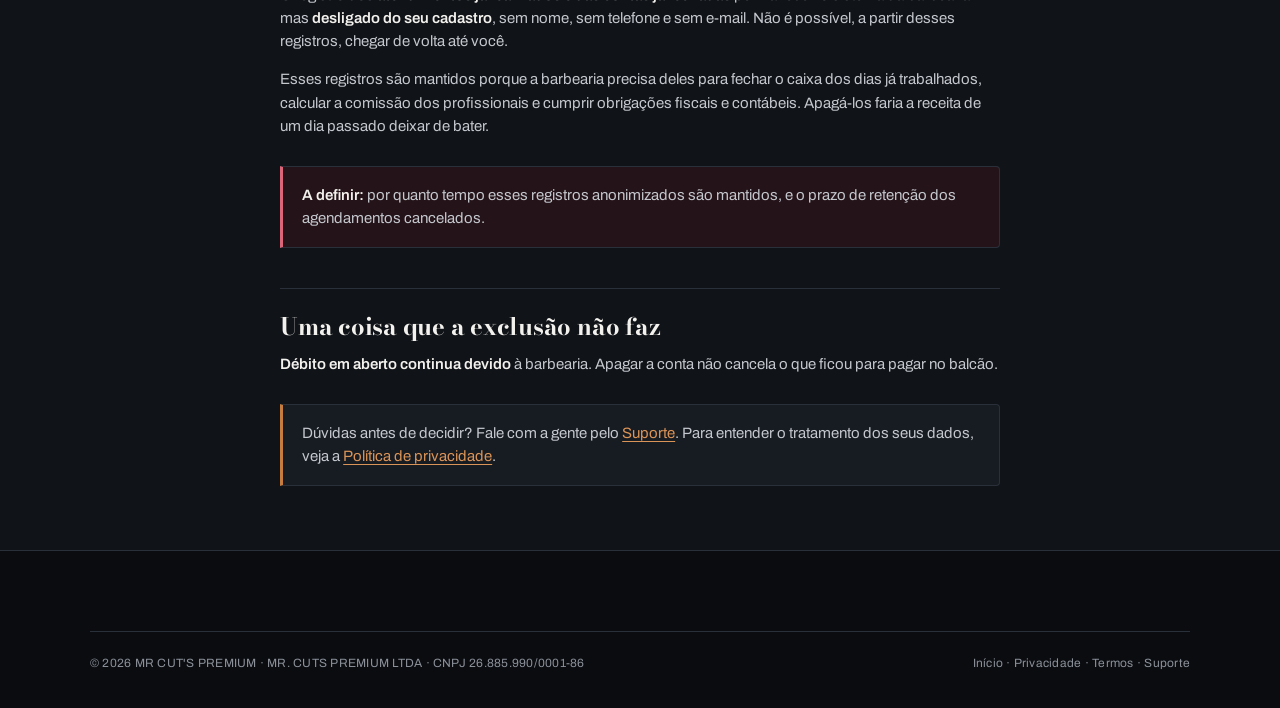
<file: exclusao-de-conta.html>
<!doctype html>
<html lang="pt-BR">
<head>
<meta charset="utf-8">
<meta name="viewport" content="width=device-width, initial-scale=1">
<title>Excluir minha conta — MR CUT'S PREMIUM</title>
<meta name="description" content="Como pedir a exclusão da sua conta no aplicativo MR CUT'S PREMIUM, o que é apagado e o que é mantido.">
<meta name="theme-color" content="#101318">
<link rel="icon" href="assets/icone-512.png" type="image/png">
<link rel="stylesheet" href="estilo.css">
</head>
<body>

<header class="topo">
  <div class="topo-dentro">
    <a href="index.html"><img class="marca" src="assets/marca.svg" alt="MR CUT'S PREMIUM"></a>
    <nav>
      <a href="politica-de-privacidade.html" class="some-no-celular">Privacidade</a>
      <a href="suporte.html">Suporte</a>
    </nav>
  </div>
</header>

<main class="doc">
<div class="leitura">

  <a class="volta" href="index.html">&larr; Voltar para o início</a>
  <h1>Excluir a minha conta</h1>
  <p class="data-doc">Aplicativo MR CUT'S PREMIUM &middot; página pública, sem
     necessidade de login</p>

  <div class="aviso pendente">
    <p><strong>Rascunho &mdash; ainda não vale como documento publicado.</strong>
    Faltam o e-mail de contato, o prazo de atendimento do pedido e o prazo de
    retenção dos registros financeiros. Sem isso esta página não pode ser
    declarada no formulário de segurança de dados do Google Play.</p>
  </div>

  <p>
    Você pode apagar a sua conta a qualquer momento, e não precisa do
    aplicativo instalado para isso.
  </p>

  <h2>Se você ainda tem o aplicativo</h2>
  <p>
    É o caminho mais rápido e não depende de ninguém: abra o app, vá em
    <strong>Perfil</strong> e toque em <strong>Excluir minha conta</strong>. A
    exclusão acontece na hora.
  </p>

  <h2>Se você já desinstalou</h2>
  <p>
    Mande um e-mail para <strong>[e-mail de contato a definir]</strong> com o
    assunto <strong>"Excluir minha conta"</strong>, informando:
  </p>
  <ul>
    <li>o <strong>nome</strong> cadastrado;</li>
    <li>o <strong>telefone</strong> ou o <strong>e-mail</strong> usado para
      entrar no aplicativo.</li>
  </ul>

  <div class="aviso">
    <p><strong>Por que o pedido não é um botão nesta página.</strong> Uma
    página aberta, sem login, que apagasse a conta com um clique apagaria a
    conta de qualquer pessoa cujo telefone alguém digitasse. Por isso o pedido
    passa pela barbearia, que confere quem está pedindo antes de executar
    &mdash; pelo mesmo procedimento que o botão dentro do app usa.</p>
  </div>

  <h2>Em quanto tempo</h2>
  <p>
    Pelo aplicativo, a exclusão é imediata. Por e-mail, o pedido é atendido em
    até <strong>[prazo a definir]</strong> a partir da confirmação da sua
    identidade. Você recebe um retorno quando estiver feito.
  </p>

  <h2>O que é apagado</h2>
  <ul>
    <li>Nome, telefone, e-mail e data de nascimento</li>
    <li>Foto de perfil</li>
    <li>Observações internas sobre você</li>
    <li>A conta de acesso &mdash; login e senha deixam de existir</li>
    <li>O registro para envio de notificações</li>
    <li>O aceite de comunicações de marketing</li>
    <li>A sua posição em listas de espera e pedidos de vínculo em aberto</li>
    <li>Os cadastros dos seus <strong>dependentes</strong>, junto com o
      seu</li>
  </ul>
  <p>
    Os <strong>horários futuros</strong> já marcados são cancelados, liberando
    as vagas na agenda.
  </p>

  <h2>O que é mantido, e sem ligação com você</h2>
  <p>
    O registro dos <strong>atendimentos já realizados e das contas já
    fechadas</strong> permanece no sistema da barbearia &mdash; mas
    <strong>desligado do seu cadastro</strong>, sem nome, sem telefone e sem
    e-mail. Não é possível, a partir desses registros, chegar de volta até
    você.
  </p>
  <p>
    Esses registros são mantidos porque a barbearia precisa deles para fechar o
    caixa dos dias já trabalhados, calcular a comissão dos profissionais e
    cumprir obrigações fiscais e contábeis. Apagá-los faria a receita de um dia
    passado deixar de bater.
  </p>
  <div class="aviso pendente">
    <p><strong>A definir:</strong> por quanto tempo esses registros
    anonimizados são mantidos, e o prazo de retenção dos agendamentos
    cancelados.</p>
  </div>

  <h2>Uma coisa que a exclusão não faz</h2>
  <p>
    <strong>Débito em aberto continua devido</strong> à barbearia. Apagar a
    conta não cancela o que ficou para pagar no balcão.
  </p>

  <div class="aviso">
    <p>Dúvidas antes de decidir? Fale com a gente pelo
    <a href="suporte.html">Suporte</a>. Para entender o tratamento dos seus
    dados, veja a
    <a href="politica-de-privacidade.html">Política de privacidade</a>.</p>
  </div>

</div>
</main>

<footer class="rodape">
  <div class="rodape-fim">
    <span>&copy; 2026 MR CUT'S PREMIUM &middot; MR. CUTS PREMIUM LTDA &middot; CNPJ 26.885.990/0001-86</span>
    <span>
      <a href="index.html">Início</a> &middot;
      <a href="politica-de-privacidade.html">Privacidade</a> &middot;
      <a href="termos-de-uso.html">Termos</a> &middot;
      <a href="suporte.html">Suporte</a>
    </span>
  </div>
</footer>

</body>
</html>
</file>
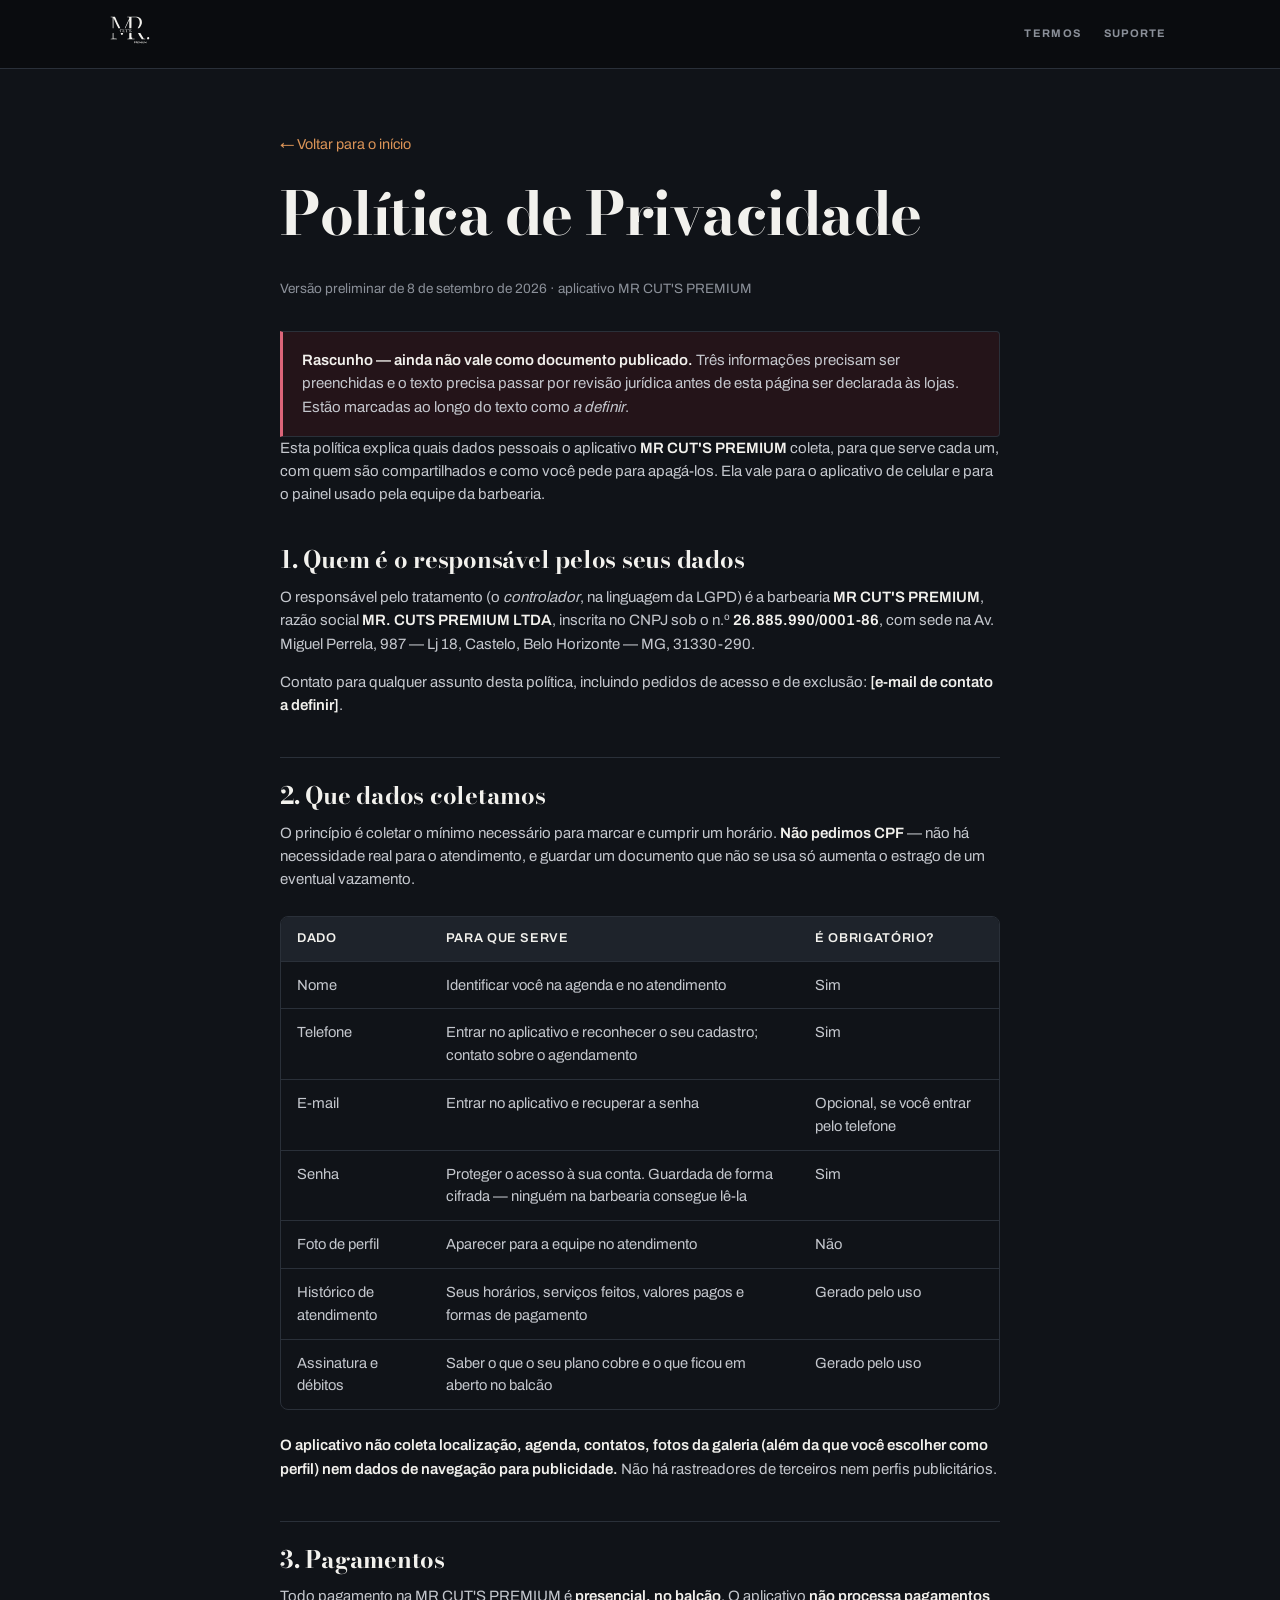
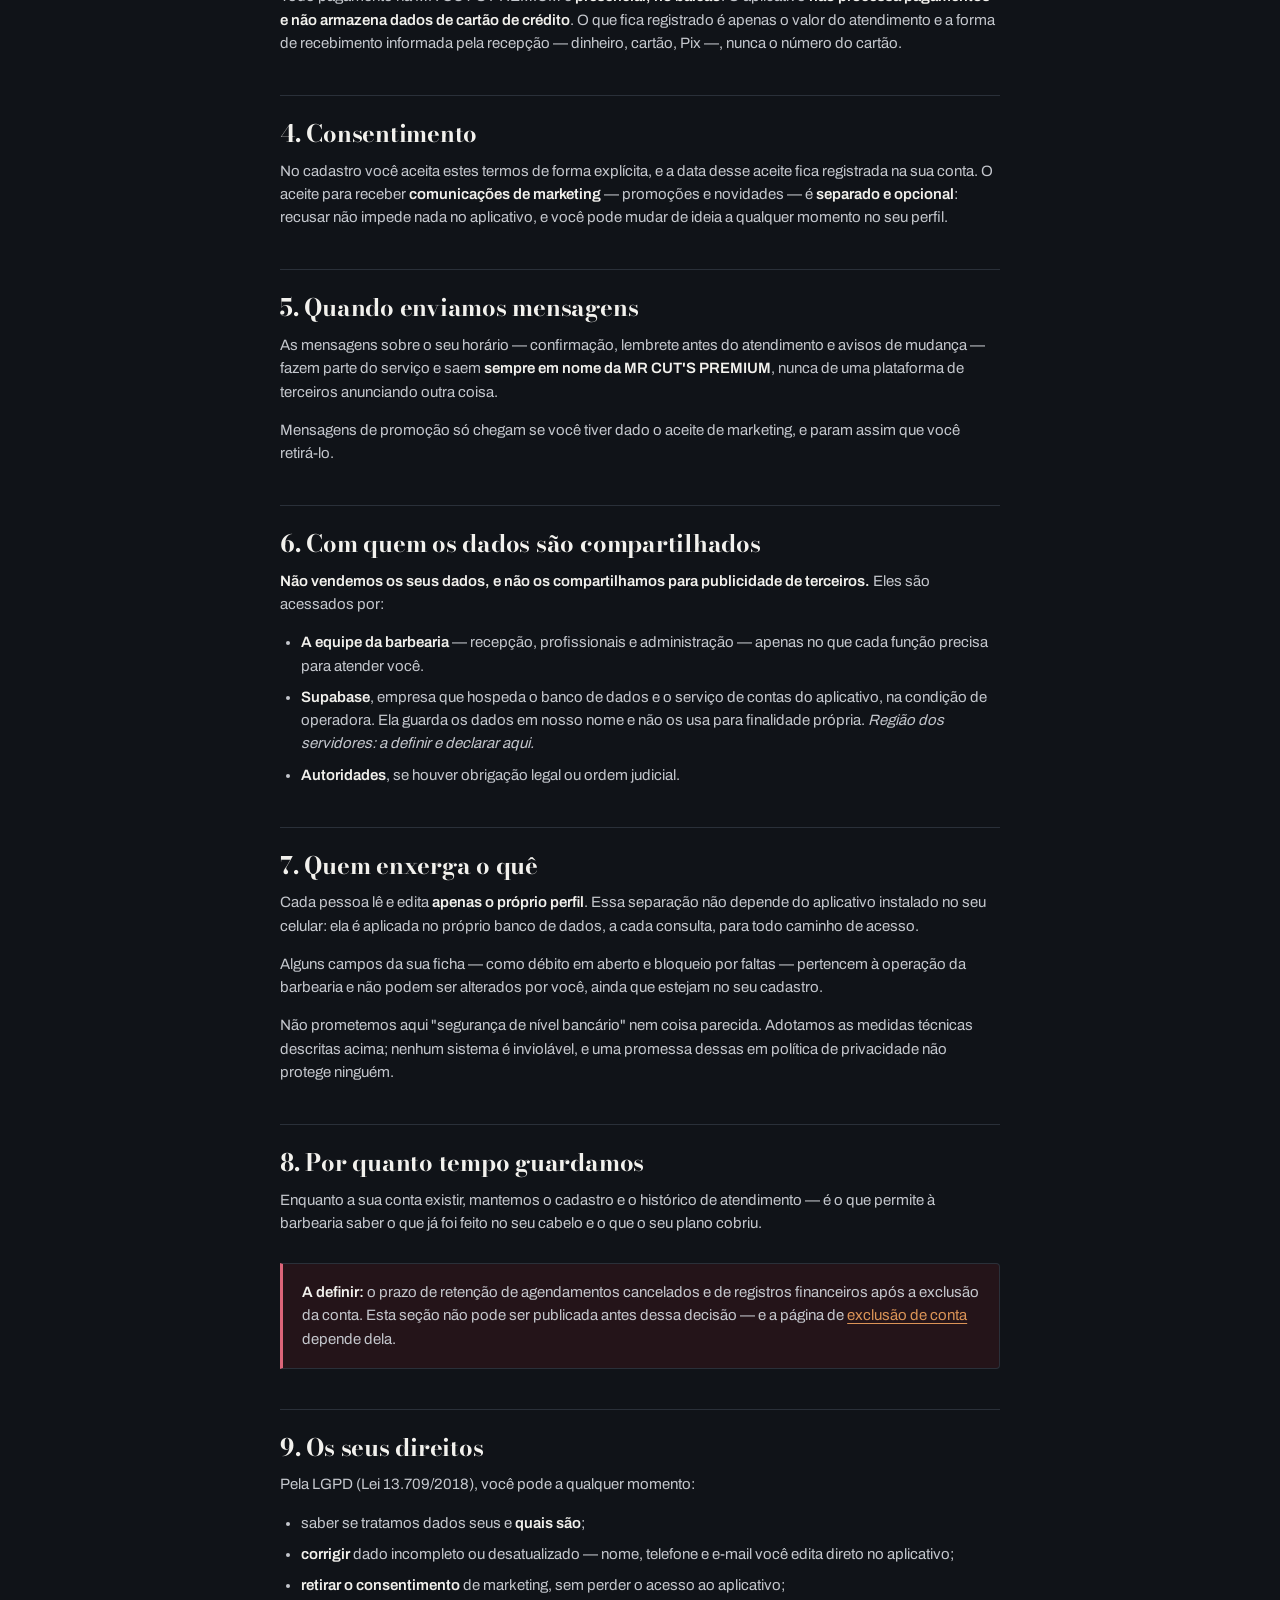
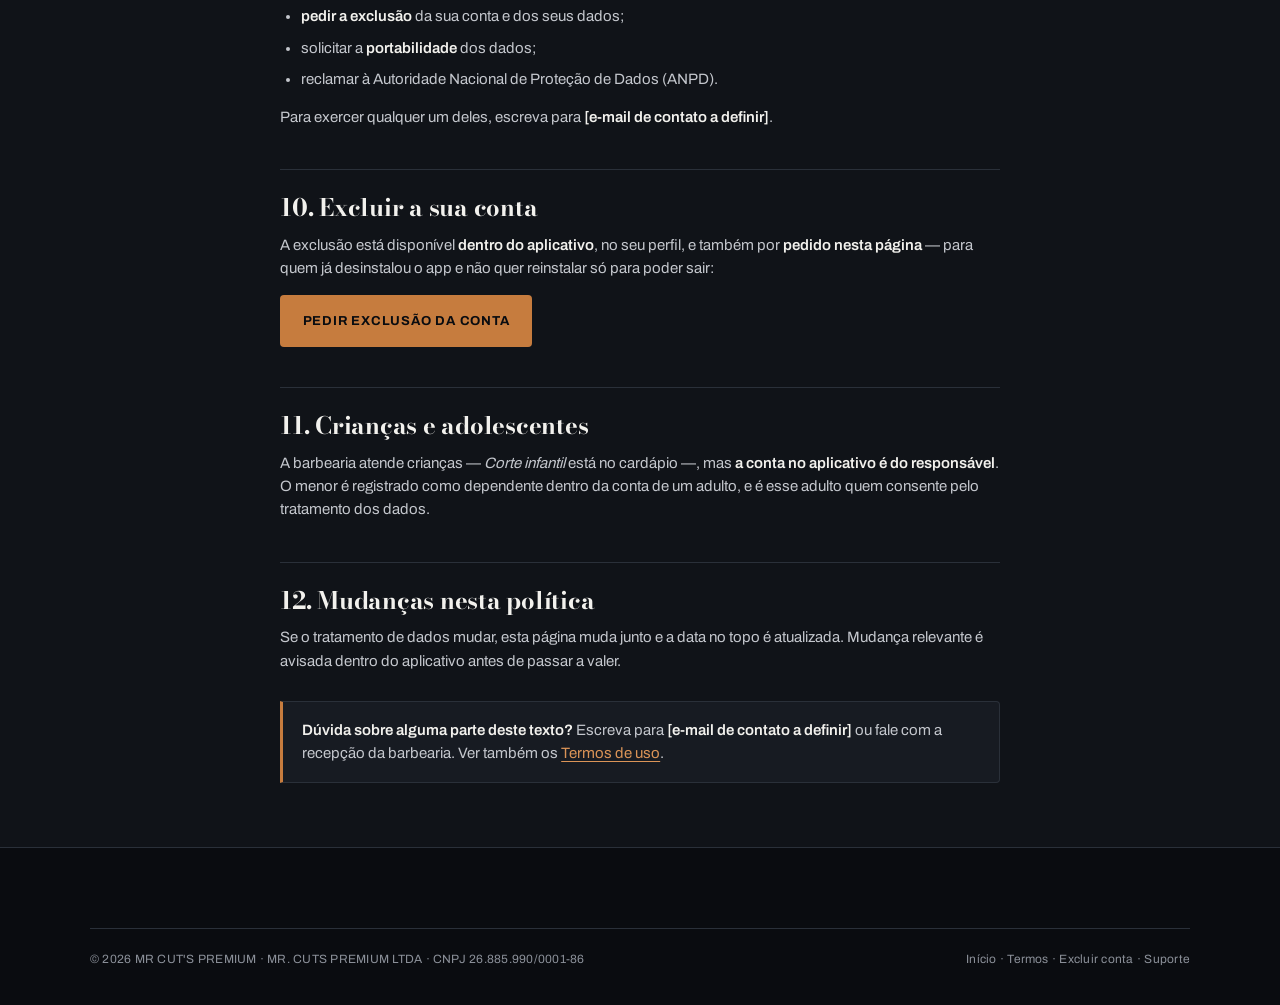
<file: politica-de-privacidade.html>
<!doctype html>
<html lang="pt-BR">
<head>
<meta charset="utf-8">
<meta name="viewport" content="width=device-width, initial-scale=1">
<title>Política de Privacidade — MR CUT'S PREMIUM</title>
<meta name="description" content="Como o aplicativo da barbearia MR CUT'S PREMIUM trata os seus dados pessoais.">
<meta name="theme-color" content="#101318">
<link rel="icon" href="assets/icone-512.png" type="image/png">
<link rel="stylesheet" href="estilo.css">
</head>
<body>

<header class="topo">
  <div class="topo-dentro">
    <a href="index.html"><img class="marca" src="assets/marca.svg" alt="MR CUT'S PREMIUM"></a>
    <nav>
      <a href="termos-de-uso.html" class="some-no-celular">Termos</a>
      <a href="suporte.html">Suporte</a>
    </nav>
  </div>
</header>

<main class="doc">
<div class="leitura">

  <a class="volta" href="index.html">&larr; Voltar para o início</a>
  <h1>Política de Privacidade</h1>
  <p class="data-doc">Versão preliminar de 8 de setembro de 2026 &middot;
     aplicativo MR CUT'S PREMIUM</p>

  <div class="aviso pendente">
    <p><strong>Rascunho &mdash; ainda não vale como documento publicado.</strong>
    Três informações precisam ser preenchidas e o texto precisa passar por
    revisão jurídica antes de esta página ser declarada às lojas. Estão
    marcadas ao longo do texto como <em>a definir</em>.</p>
  </div>

  <p>
    Esta política explica quais dados pessoais o aplicativo
    <strong>MR CUT'S PREMIUM</strong> coleta, para que serve cada um, com quem
    são compartilhados e como você pede para apagá-los. Ela vale para o
    aplicativo de celular e para o painel usado pela equipe da barbearia.
  </p>

  <h2>1. Quem é o responsável pelos seus dados</h2>
  <p>
    O responsável pelo tratamento (o <em>controlador</em>, na linguagem da LGPD)
    é a barbearia <strong>MR CUT'S PREMIUM</strong>, razão social
    <strong>MR. CUTS PREMIUM LTDA</strong>, inscrita no CNPJ sob o
    n.º <strong>26.885.990/0001-86</strong>, com sede na Av. Miguel Perrela, 987 &mdash; Lj 18,
    Castelo, Belo Horizonte &mdash; MG, 31330-290.
  </p>
  <p>
    Contato para qualquer assunto desta política, incluindo pedidos de acesso e
    de exclusão: <strong>[e-mail de contato a definir]</strong>.
  </p>

  <h2>2. Que dados coletamos</h2>
  <p>
    O princípio é coletar o mínimo necessário para marcar e cumprir um horário.
    <strong>Não pedimos CPF</strong> &mdash; não há necessidade real para o
    atendimento, e guardar um documento que não se usa só aumenta o estrago de
    um eventual vazamento.
  </p>

  <div class="tabela-caixa">
  <table>
    <thead>
      <tr><th>Dado</th><th>Para que serve</th><th>É obrigatório?</th></tr>
    </thead>
    <tbody>
      <tr>
        <td>Nome</td>
        <td>Identificar você na agenda e no atendimento</td>
        <td>Sim</td>
      </tr>
      <tr>
        <td>Telefone</td>
        <td>Entrar no aplicativo e reconhecer o seu cadastro; contato sobre o
            agendamento</td>
        <td>Sim</td>
      </tr>
      <tr>
        <td>E-mail</td>
        <td>Entrar no aplicativo e recuperar a senha</td>
        <td>Opcional, se você entrar pelo telefone</td>
      </tr>
      <tr>
        <td>Senha</td>
        <td>Proteger o acesso à sua conta. Guardada de forma cifrada &mdash;
            ninguém na barbearia consegue lê-la</td>
        <td>Sim</td>
      </tr>
      <tr>
        <td>Foto de perfil</td>
        <td>Aparecer para a equipe no atendimento</td>
        <td>Não</td>
      </tr>
      <tr>
        <td>Histórico de atendimento</td>
        <td>Seus horários, serviços feitos, valores pagos e formas de
            pagamento</td>
        <td>Gerado pelo uso</td>
      </tr>
      <tr>
        <td>Assinatura e débitos</td>
        <td>Saber o que o seu plano cobre e o que ficou em aberto no balcão</td>
        <td>Gerado pelo uso</td>
      </tr>
    </tbody>
  </table>
  </div>

  <p>
    <strong>O aplicativo não coleta localização, agenda, contatos, fotos da
    galeria (além da que você escolher como perfil) nem dados de
    navegação para publicidade.</strong> Não há rastreadores de terceiros nem
    perfis publicitários.
  </p>

  <h2>3. Pagamentos</h2>
  <p>
    Todo pagamento na MR CUT'S PREMIUM é <strong>presencial, no balcão</strong>.
    O aplicativo <strong>não processa pagamentos e não armazena dados de cartão
    de crédito</strong>. O que fica registrado é apenas o valor do atendimento e
    a forma de recebimento informada pela recepção &mdash; dinheiro, cartão,
    Pix &mdash;, nunca o número do cartão.
  </p>

  <h2>4. Consentimento</h2>
  <p>
    No cadastro você aceita estes termos de forma explícita, e a data desse
    aceite fica registrada na sua conta. O aceite para receber
    <strong>comunicações de marketing</strong> &mdash; promoções e novidades
    &mdash; é <strong>separado e opcional</strong>: recusar não impede nada no
    aplicativo, e você pode mudar de ideia a qualquer momento no seu perfil.
  </p>

  <h2>5. Quando enviamos mensagens</h2>
  <p>
    As mensagens sobre o seu horário &mdash; confirmação, lembrete antes do
    atendimento e avisos de mudança &mdash; fazem parte do serviço e saem
    <strong>sempre em nome da MR CUT'S PREMIUM</strong>, nunca de uma
    plataforma de terceiros anunciando outra coisa.
  </p>
  <p>
    Mensagens de promoção só chegam se você tiver dado o aceite de marketing, e
    param assim que você retirá-lo.
  </p>

  <h2>6. Com quem os dados são compartilhados</h2>
  <p>
    <strong>Não vendemos os seus dados, e não os compartilhamos para
    publicidade de terceiros.</strong> Eles são acessados por:
  </p>
  <ul>
    <li><strong>A equipe da barbearia</strong> &mdash; recepção, profissionais e
      administração &mdash; apenas no que cada função precisa para atender
      você.</li>
    <li><strong>Supabase</strong>, empresa que hospeda o banco de dados e o
      serviço de contas do aplicativo, na condição de operadora. Ela guarda os
      dados em nosso nome e não os usa para finalidade própria.
      <em>Região dos servidores: a definir e declarar aqui.</em></li>
    <li><strong>Autoridades</strong>, se houver obrigação legal ou ordem
      judicial.</li>
  </ul>

  <h2>7. Quem enxerga o quê</h2>
  <p>
    Cada pessoa lê e edita <strong>apenas o próprio perfil</strong>. Essa
    separação não depende do aplicativo instalado no seu celular: ela é
    aplicada no próprio banco de dados, a cada consulta, para todo caminho de
    acesso.
  </p>
  <p>
    Alguns campos da sua ficha &mdash; como débito em aberto e bloqueio por
    faltas &mdash; pertencem à operação da barbearia e não podem ser alterados
    por você, ainda que estejam no seu cadastro.
  </p>
  <p>
    Não prometemos aqui "segurança de nível bancário" nem coisa parecida.
    Adotamos as medidas técnicas descritas acima; nenhum sistema é
    inviolável, e uma promessa dessas em política de privacidade não protege
    ninguém.
  </p>

  <h2>8. Por quanto tempo guardamos</h2>
  <p>
    Enquanto a sua conta existir, mantemos o cadastro e o histórico de
    atendimento &mdash; é o que permite à barbearia saber o que já foi feito no
    seu cabelo e o que o seu plano cobriu.
  </p>
  <div class="aviso pendente">
    <p><strong>A definir:</strong> o prazo de retenção de agendamentos
    cancelados e de registros financeiros após a exclusão da conta. Esta seção
    não pode ser publicada antes dessa decisão &mdash; e a página de
    <a href="exclusao-de-conta.html">exclusão de conta</a> depende dela.</p>
  </div>

  <h2>9. Os seus direitos</h2>
  <p>Pela LGPD (Lei 13.709/2018), você pode a qualquer momento:</p>
  <ul>
    <li>saber se tratamos dados seus e <strong>quais são</strong>;</li>
    <li><strong>corrigir</strong> dado incompleto ou desatualizado &mdash; nome,
      telefone e e-mail você edita direto no aplicativo;</li>
    <li><strong>retirar o consentimento</strong> de marketing, sem perder o
      acesso ao aplicativo;</li>
    <li><strong>pedir a exclusão</strong> da sua conta e dos seus dados;</li>
    <li>solicitar a <strong>portabilidade</strong> dos dados;</li>
    <li>reclamar à Autoridade Nacional de Proteção de Dados (ANPD).</li>
  </ul>
  <p>
    Para exercer qualquer um deles, escreva para
    <strong>[e-mail de contato a definir]</strong>.
  </p>

  <h2>10. Excluir a sua conta</h2>
  <p>
    A exclusão está disponível <strong>dentro do aplicativo</strong>, no seu
    perfil, e também por <strong>pedido nesta página</strong> &mdash; para quem
    já desinstalou o app e não quer reinstalar só para poder sair:
  </p>
  <p><a class="botao botao-cheio" href="exclusao-de-conta.html">Pedir exclusão da conta</a></p>

  <h2>11. Crianças e adolescentes</h2>
  <p>
    A barbearia atende crianças &mdash; <em>Corte infantil</em> está no cardápio
    &mdash;, mas <strong>a conta no aplicativo é do responsável</strong>. O
    menor é registrado como dependente dentro da conta de um adulto, e é esse
    adulto quem consente pelo tratamento dos dados.
  </p>

  <h2>12. Mudanças nesta política</h2>
  <p>
    Se o tratamento de dados mudar, esta página muda junto e a data no topo é
    atualizada. Mudança relevante é avisada dentro do aplicativo antes de
    passar a valer.
  </p>

  <div class="aviso">
    <p><strong>Dúvida sobre alguma parte deste texto?</strong> Escreva para
    <strong>[e-mail de contato a definir]</strong> ou fale com a recepção da
    barbearia. Ver também os <a href="termos-de-uso.html">Termos de uso</a>.</p>
  </div>

</div>
</main>

<footer class="rodape">
  <div class="rodape-fim">
    <span>&copy; 2026 MR CUT'S PREMIUM &middot; MR. CUTS PREMIUM LTDA &middot; CNPJ 26.885.990/0001-86</span>
    <span>
      <a href="index.html">Início</a> &middot;
      <a href="termos-de-uso.html">Termos</a> &middot;
      <a href="exclusao-de-conta.html">Excluir conta</a> &middot;
      <a href="suporte.html">Suporte</a>
    </span>
  </div>
</footer>

</body>
</html>
</file>
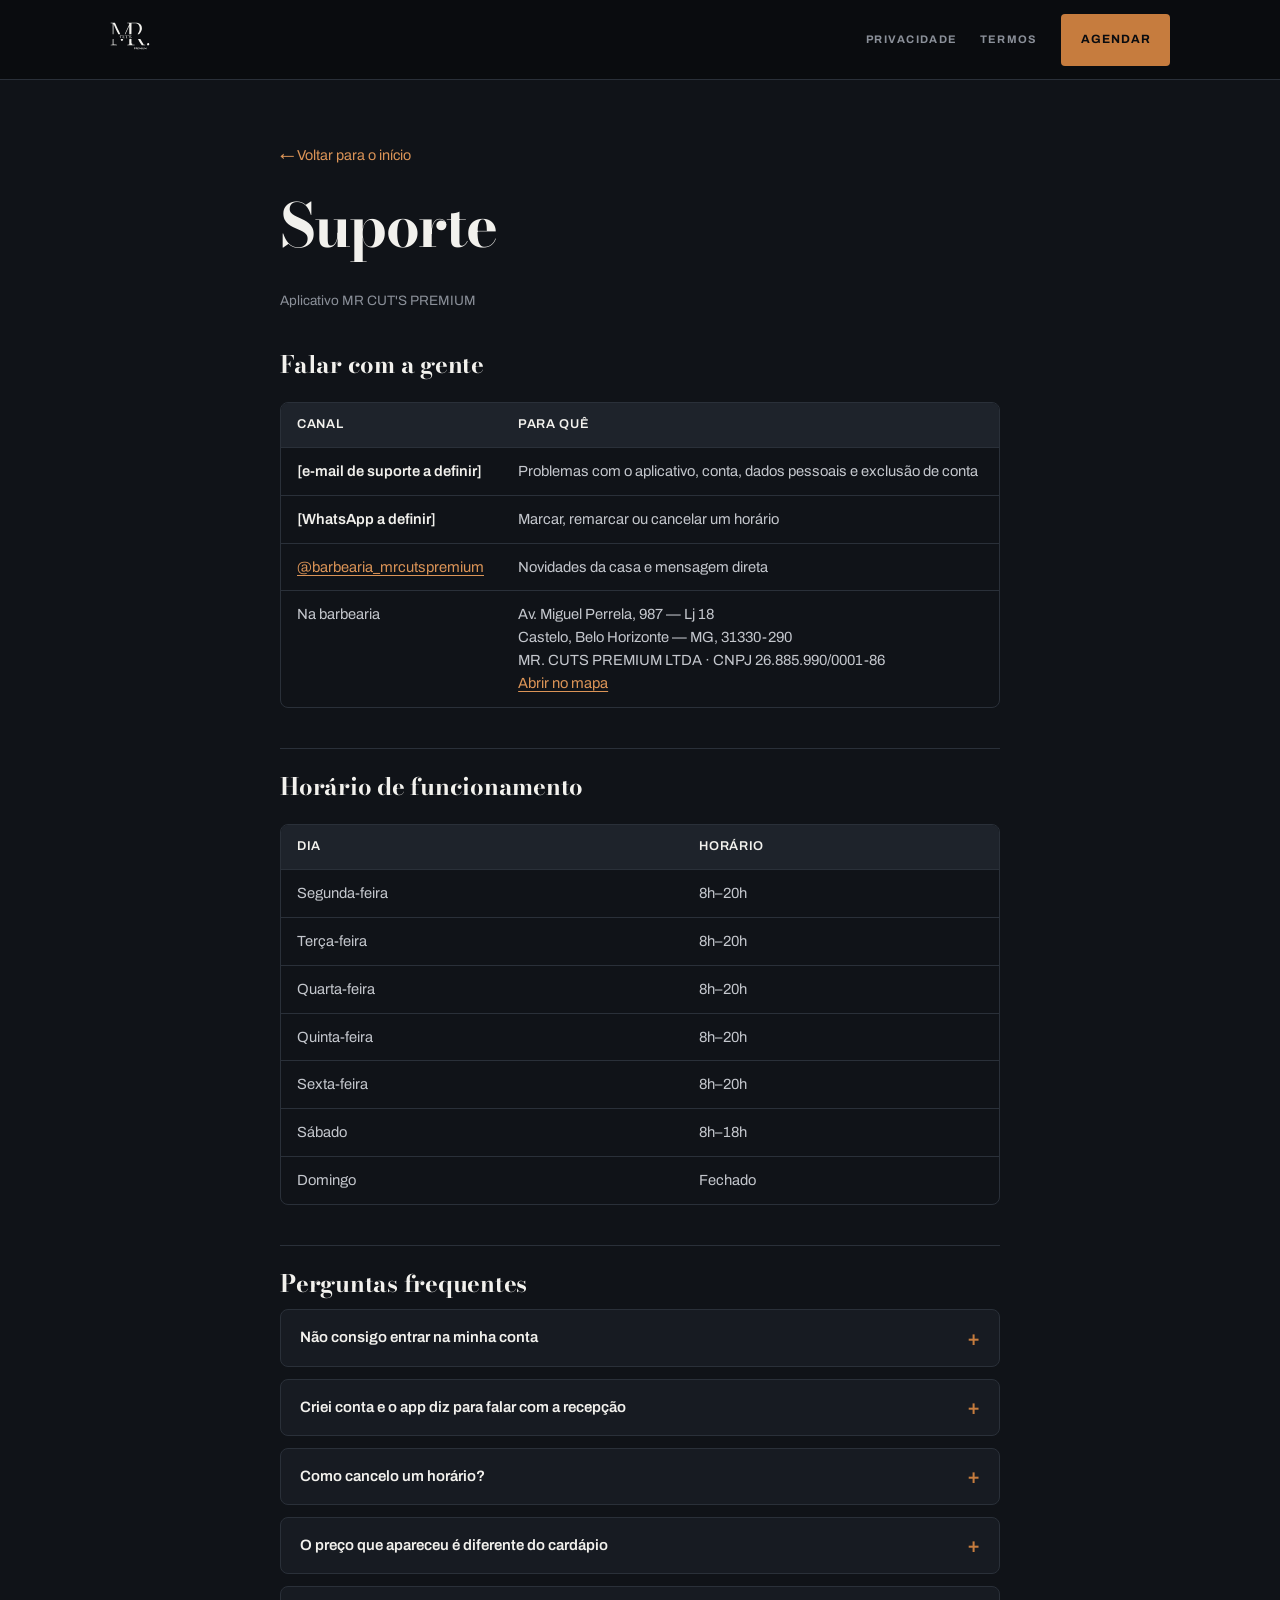
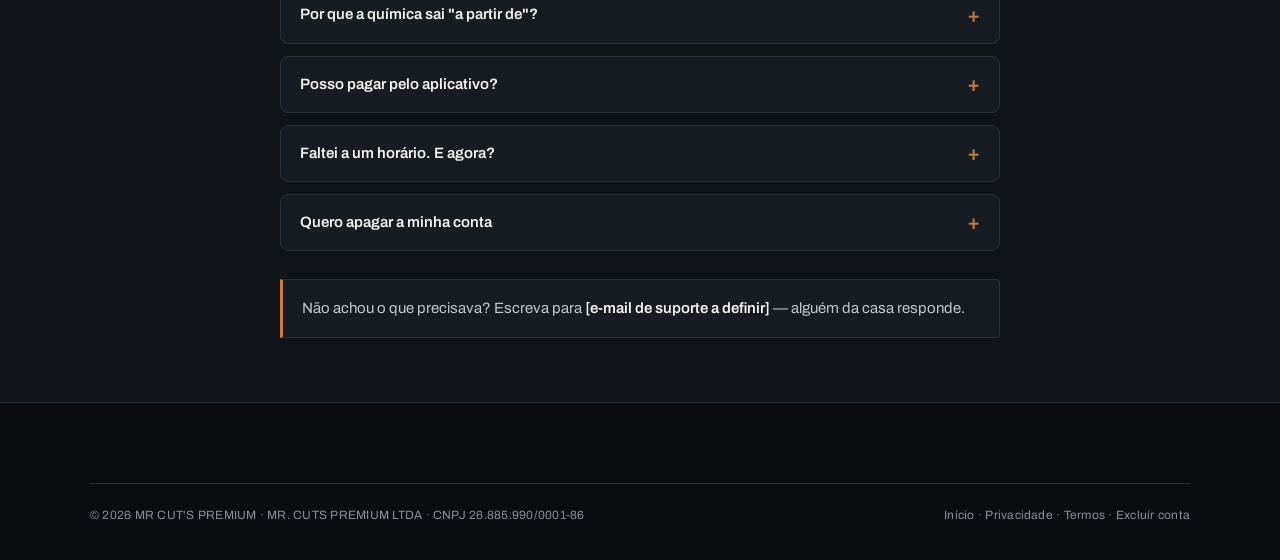
<file: suporte.html>
<!doctype html>
<html lang="pt-BR">
<head>
<meta charset="utf-8">
<meta name="viewport" content="width=device-width, initial-scale=1">
<title>Suporte — MR CUT'S PREMIUM</title>
<meta name="description" content="Ajuda com o aplicativo da barbearia MR CUT'S PREMIUM: entrar na conta, marcar, cancelar e falar com a gente.">
<meta name="theme-color" content="#101318">
<link rel="icon" href="assets/icone-512.png" type="image/png">
<link rel="stylesheet" href="estilo.css">
</head>
<body>

<header class="topo">
  <div class="topo-dentro">
    <a href="index.html"><img class="marca" src="assets/marca.svg" alt="MR CUT'S PREMIUM"></a>
    <nav>
      <a href="politica-de-privacidade.html" class="some-no-celular">Privacidade</a>
      <a href="termos-de-uso.html" class="some-no-celular">Termos</a>
      <a class="botao botao-cheio" href="index.html#agendar">Agendar</a>
    </nav>
  </div>
</header>

<main class="doc">
<div class="leitura">

  <a class="volta" href="index.html">&larr; Voltar para o início</a>
  <h1>Suporte</h1>
  <p class="data-doc">Aplicativo MR CUT'S PREMIUM</p>

  <h2>Falar com a gente</h2>
  <div class="tabela-caixa">
  <table>
    <thead><tr><th>Canal</th><th>Para quê</th></tr></thead>
    <tbody>
      <tr>
        <td><strong>[e-mail de suporte a definir]</strong></td>
        <td>Problemas com o aplicativo, conta, dados pessoais e exclusão de
            conta</td>
      </tr>
      <tr>
        <td><strong>[WhatsApp a definir]</strong></td>
        <td>Marcar, remarcar ou cancelar um horário</td>
      </tr>
      <tr>
        <td><a href="https://www.instagram.com/barbearia_mrcutspremium/"
               target="_blank" rel="noopener">&#64;barbearia_mrcutspremium</a></td>
        <td>Novidades da casa e mensagem direta</td>
      </tr>
      <tr>
        <td>Na barbearia</td>
        <td>
          Av. Miguel Perrela, 987 &mdash; Lj 18<br>
          Castelo, Belo Horizonte &mdash; MG, 31330-290<br>
          MR. CUTS PREMIUM LTDA &middot; CNPJ 26.885.990/0001-86<br>
          <a href="https://www.google.com/maps/search/?api=1&amp;query=Av.+Miguel+Perrela,+987+-+Lj+18+-+Castelo,+Belo+Horizonte+-+MG,+31330-290"
             target="_blank" rel="noopener">Abrir no mapa</a>
        </td>
      </tr>
    </tbody>
  </table>
  </div>

  <h2>Horário de funcionamento</h2>
  <div class="tabela-caixa">
  <table>
    <thead><tr><th>Dia</th><th>Horário</th></tr></thead>
    <tbody>
      <tr><td>Segunda-feira</td><td>8h–20h</td></tr>
      <tr><td>Terça-feira</td><td>8h–20h</td></tr>
      <tr><td>Quarta-feira</td><td>8h–20h</td></tr>
      <tr><td>Quinta-feira</td><td>8h–20h</td></tr>
      <tr><td>Sexta-feira</td><td>8h–20h</td></tr>
      <tr><td>Sábado</td><td>8h–18h</td></tr>
      <tr><td>Domingo</td><td>Fechado</td></tr>
    </tbody>
  </table>
  </div>

  <h2>Perguntas frequentes</h2>

  <details>
    <summary>Não consigo entrar na minha conta</summary>
    <p>A entrada é sempre pelo e-mail que você usou no cadastro. Confira se
    ele está escrito igual, sem espaço no começo ou no fim.</p>
    <p>Se errar a senha várias vezes seguidas, o acesso fica bloqueado por um
    tempo, como proteção. Espere alguns minutos e tente de novo. Esqueceu a
    senha? Toque em &ldquo;Esqueci minha senha&rdquo; na tela de entrada: um
    código de 6 números chega no seu e-mail. Se ele não chegar, confira a
    caixa de spam.</p>
  </details>

  <details>
    <summary>Criei conta e o app diz para falar com a recepção</summary>
    <p>Isso acontece quando já existia um cadastro seu na barbearia com
    atendimentos, plano ou débito. Antes de ligar esse histórico à conta nova,
    a recepção confere que é você mesmo &mdash; é o que impede alguém de
    reivindicar o cadastro de outra pessoa.</p>
    <p>Fale com a recepção na loja ou pelo WhatsApp e a ligação é feita na
    hora.</p>
  </details>

  <details>
    <summary>Como cancelo um horário?</summary>
    <p>No aplicativo, em <strong>Horários</strong>, abra o agendamento e toque
    em cancelar. Dá para cancelar sozinho até <strong>3 horas antes</strong>.
    Depois desse limite, fale com a recepção &mdash; e o cancelamento conta
    como falta.</p>
  </details>

  <details>
    <summary>O preço que apareceu é diferente do cardápio</summary>
    <p>Três coisas mudam o preço: o seu plano, uma promoção em vigor e o preço
    próprio do profissional que você escolheu. Quando mais de um desconto
    caberia, <strong>vale o maior</strong> &mdash; eles não se somam.</p>
    <p>Em feriado e véspera, o assinante paga metade nos serviços que o plano
    não cobre naquele dia. O aplicativo avisa antes de você confirmar.</p>
  </details>

  <details>
    <summary>Por que a química sai "a partir de"?</summary>
    <p>Porque o valor final depende do comprimento e do estado do cabelo. O
    profissional acerta com você no balcão antes de começar, nunca depois.</p>
  </details>

  <details>
    <summary>Posso pagar pelo aplicativo?</summary>
    <p>Não &mdash; e é de propósito. Todo pagamento é presencial, no balcão. O
    aplicativo não cobra nada e não guarda dados de cartão.</p>
  </details>

  <details>
    <summary>Faltei a um horário. E agora?</summary>
    <p>A falta gera uma multa, cobrada no balcão no seu próximo atendimento, e
    o valor aparece na tela inicial do aplicativo. Com três faltas, a conta
    fica 15 dias sem poder marcar.</p>
  </details>

  <details>
    <summary>Quero apagar a minha conta</summary>
    <p>Pelo aplicativo, em <strong>Perfil &rarr; Excluir minha conta</strong>.
    Se você já desinstalou, veja a página de
    <a href="exclusao-de-conta.html">exclusão de conta</a>.</p>
  </details>

  <div class="aviso">
    <p>Não achou o que precisava? Escreva para
    <strong>[e-mail de suporte a definir]</strong> &mdash; alguém da casa
    responde.</p>
  </div>

</div>
</main>

<footer class="rodape">
  <div class="rodape-fim">
    <span>&copy; 2026 MR CUT'S PREMIUM &middot; MR. CUTS PREMIUM LTDA &middot; CNPJ 26.885.990/0001-86</span>
    <span>
      <a href="index.html">Início</a> &middot;
      <a href="politica-de-privacidade.html">Privacidade</a> &middot;
      <a href="termos-de-uso.html">Termos</a> &middot;
      <a href="exclusao-de-conta.html">Excluir conta</a>
    </span>
  </div>
</footer>

</body>
</html>
</file>
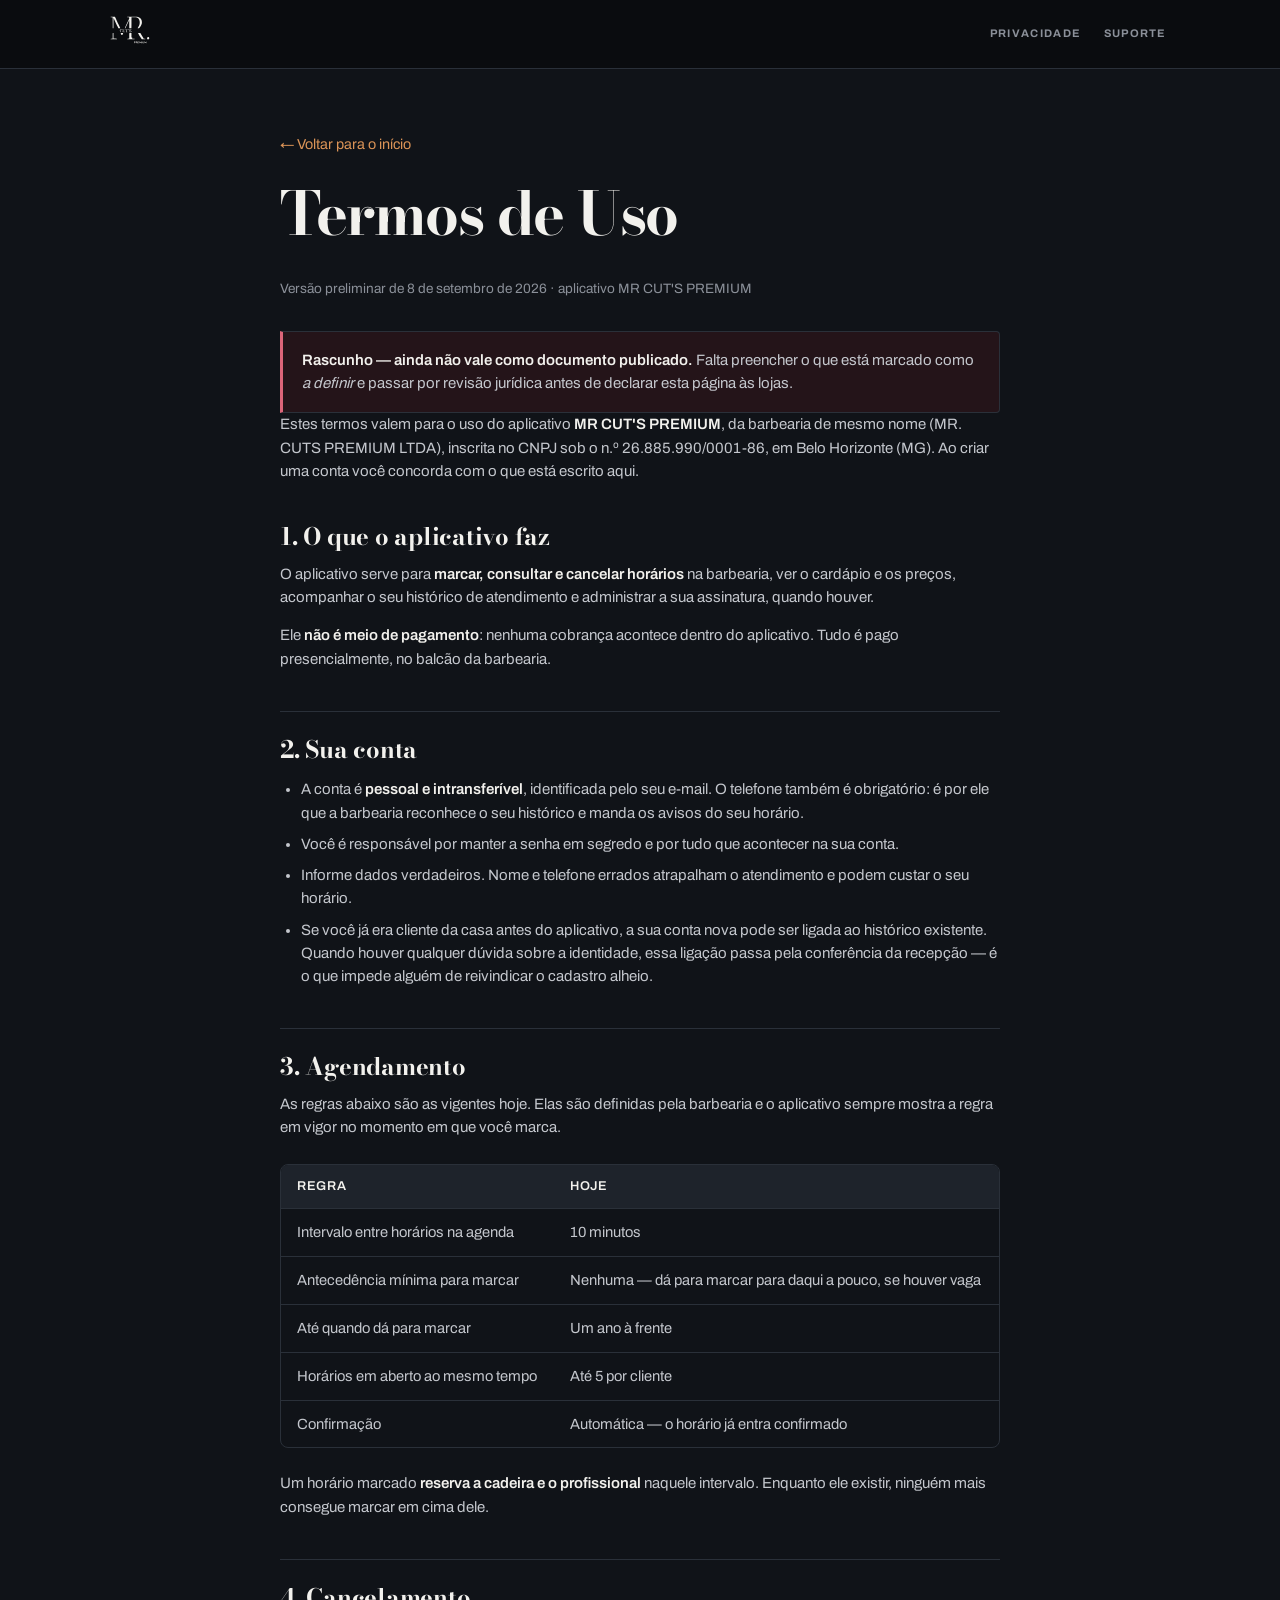
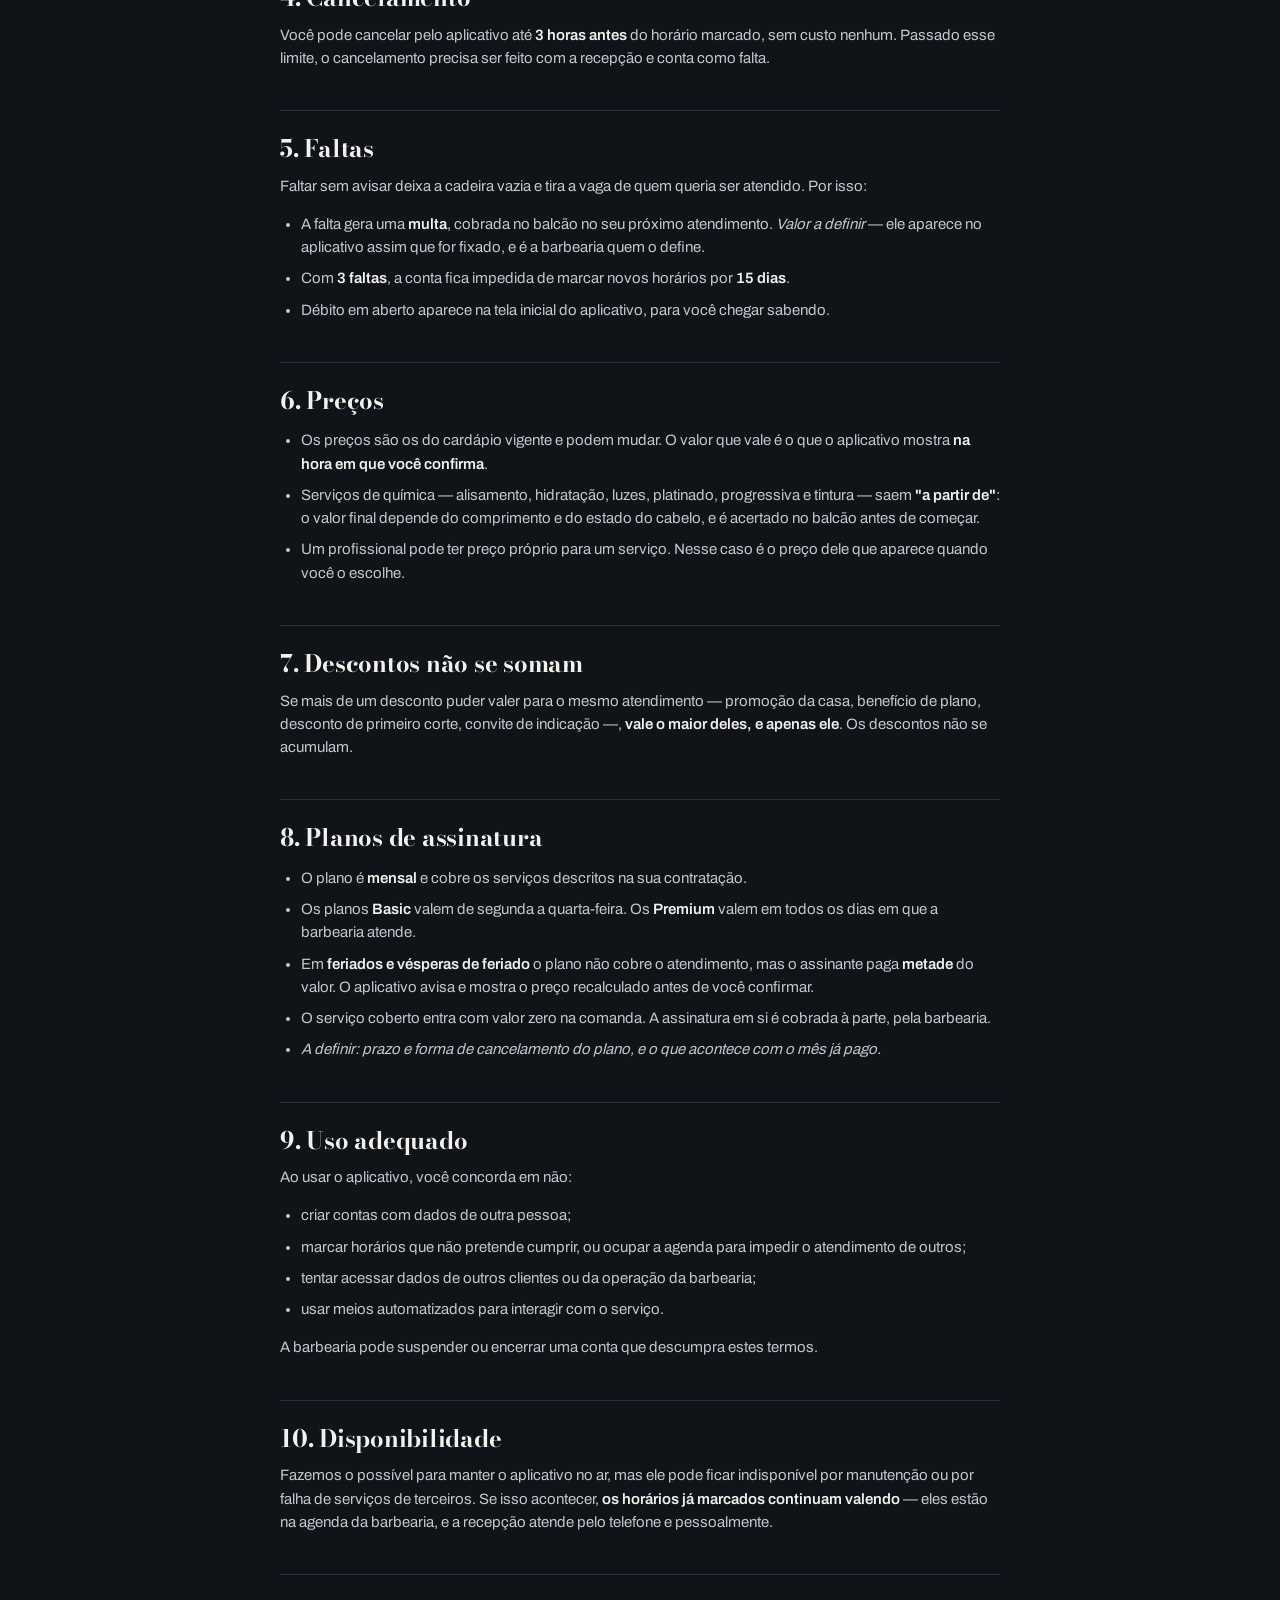
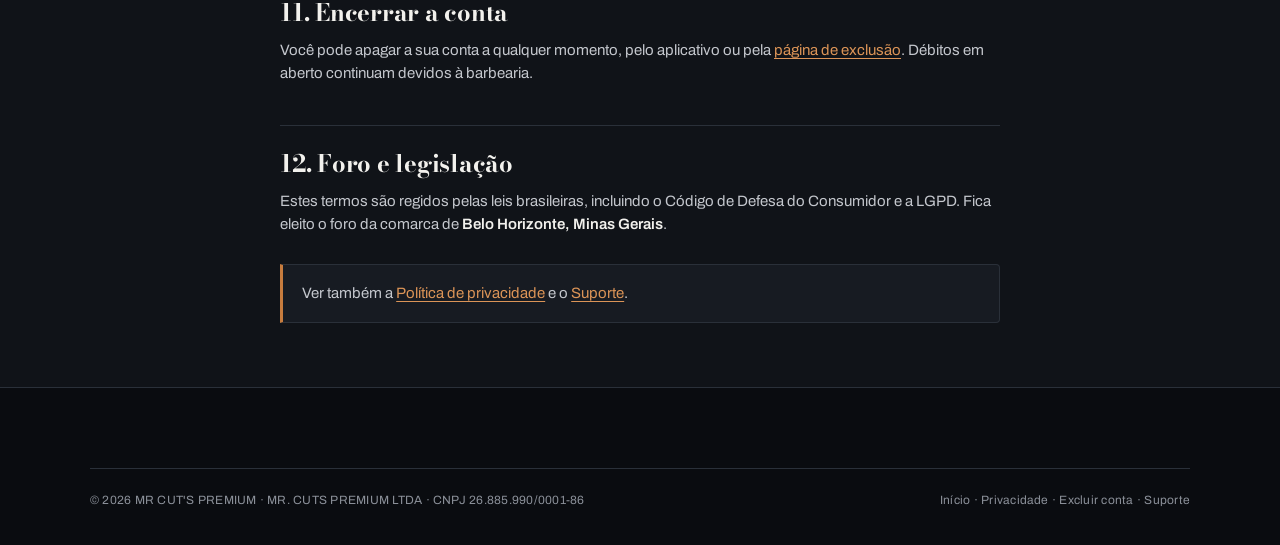
<file: termos-de-uso.html>
<!doctype html>
<html lang="pt-BR">
<head>
<meta charset="utf-8">
<meta name="viewport" content="width=device-width, initial-scale=1">
<title>Termos de Uso — MR CUT'S PREMIUM</title>
<meta name="description" content="Regras de uso do aplicativo da barbearia MR CUT'S PREMIUM: agendamento, cancelamento, faltas e planos.">
<meta name="theme-color" content="#101318">
<link rel="icon" href="assets/icone-512.png" type="image/png">
<link rel="stylesheet" href="estilo.css">
</head>
<body>

<header class="topo">
  <div class="topo-dentro">
    <a href="index.html"><img class="marca" src="assets/marca.svg" alt="MR CUT'S PREMIUM"></a>
    <nav>
      <a href="politica-de-privacidade.html" class="some-no-celular">Privacidade</a>
      <a href="suporte.html">Suporte</a>
    </nav>
  </div>
</header>

<main class="doc">
<div class="leitura">

  <a class="volta" href="index.html">&larr; Voltar para o início</a>
  <h1>Termos de Uso</h1>
  <p class="data-doc">Versão preliminar de 8 de setembro de 2026 &middot;
     aplicativo MR CUT'S PREMIUM</p>

  <div class="aviso pendente">
    <p><strong>Rascunho &mdash; ainda não vale como documento publicado.</strong>
    Falta preencher o que está marcado como <em>a definir</em> e passar por
    revisão jurídica antes de declarar esta página às lojas.</p>
  </div>

  <p>
    Estes termos valem para o uso do aplicativo <strong>MR CUT'S PREMIUM</strong>,
    da barbearia de mesmo nome (MR. CUTS PREMIUM LTDA), inscrita no CNPJ sob o n.º 26.885.990/0001-86, em Belo
    Horizonte (MG). Ao criar uma conta você
    concorda com o que está escrito aqui.
  </p>

  <h2>1. O que o aplicativo faz</h2>
  <p>
    O aplicativo serve para <strong>marcar, consultar e cancelar horários</strong>
    na barbearia, ver o cardápio e os preços, acompanhar o seu histórico de
    atendimento e administrar a sua assinatura, quando houver.
  </p>
  <p>
    Ele <strong>não é meio de pagamento</strong>: nenhuma cobrança acontece
    dentro do aplicativo. Tudo é pago presencialmente, no balcão da barbearia.
  </p>

  <h2>2. Sua conta</h2>
  <ul>
    <li>A conta é <strong>pessoal e intransferível</strong>, identificada pelo
      seu e-mail. O telefone também é obrigatório: é por ele que a barbearia
      reconhece o seu histórico e manda os avisos do seu horário.</li>
    <li>Você é responsável por manter a senha em segredo e por tudo que
      acontecer na sua conta.</li>
    <li>Informe dados verdadeiros. Nome e telefone errados atrapalham o
      atendimento e podem custar o seu horário.</li>
    <li>Se você já era cliente da casa antes do aplicativo, a sua conta nova
      pode ser ligada ao histórico existente. Quando houver qualquer dúvida
      sobre a identidade, essa ligação passa pela conferência da recepção
      &mdash; é o que impede alguém de reivindicar o cadastro alheio.</li>
  </ul>

  <h2>3. Agendamento</h2>
  <p>As regras abaixo são as vigentes hoje. Elas são definidas pela barbearia e
     o aplicativo sempre mostra a regra em vigor no momento em que você marca.</p>

  <div class="tabela-caixa">
  <table>
    <thead>
      <tr><th>Regra</th><th>Hoje</th></tr>
    </thead>
    <tbody>
      <tr><td>Intervalo entre horários na agenda</td><td>10 minutos</td></tr>
      <tr><td>Antecedência mínima para marcar</td><td>Nenhuma &mdash; dá para marcar para daqui a pouco, se houver vaga</td></tr>
      <tr><td>Até quando dá para marcar</td><td>Um ano à frente</td></tr>
      <tr><td>Horários em aberto ao mesmo tempo</td><td>Até 5 por cliente</td></tr>
      <tr><td>Confirmação</td><td>Automática &mdash; o horário já entra confirmado</td></tr>
    </tbody>
  </table>
  </div>

  <p>
    Um horário marcado <strong>reserva a cadeira e o profissional</strong>
    naquele intervalo. Enquanto ele existir, ninguém mais consegue marcar em
    cima dele.
  </p>

  <h2>4. Cancelamento</h2>
  <p>
    Você pode cancelar pelo aplicativo até <strong>3 horas antes</strong> do
    horário marcado, sem custo nenhum. Passado esse limite, o cancelamento
    precisa ser feito com a recepção e conta como falta.
  </p>

  <h2>5. Faltas</h2>
  <p>
    Faltar sem avisar deixa a cadeira vazia e tira a vaga de quem queria ser
    atendido. Por isso:
  </p>
  <ul>
    <li>A falta gera uma <strong>multa</strong>, cobrada no balcão no seu
      próximo atendimento. <em>Valor a definir</em> &mdash; ele aparece no
      aplicativo assim que for fixado, e é a barbearia quem o define.</li>
    <li>Com <strong>3 faltas</strong>, a conta fica impedida de marcar novos
      horários por <strong>15 dias</strong>.</li>
    <li>Débito em aberto aparece na tela inicial do aplicativo, para você
      chegar sabendo.</li>
  </ul>

  <h2>6. Preços</h2>
  <ul>
    <li>Os preços são os do cardápio vigente e podem mudar. O valor que vale é
      o que o aplicativo mostra <strong>na hora em que você confirma</strong>.</li>
    <li>Serviços de química &mdash; alisamento, hidratação, luzes, platinado,
      progressiva e tintura &mdash; saem <strong>"a partir de"</strong>: o valor
      final depende do comprimento e do estado do cabelo, e é acertado no
      balcão antes de começar.</li>
    <li>Um profissional pode ter preço próprio para um serviço. Nesse caso é o
      preço dele que aparece quando você o escolhe.</li>
  </ul>

  <h2>7. Descontos não se somam</h2>
  <p>
    Se mais de um desconto puder valer para o mesmo atendimento &mdash;
    promoção da casa, benefício de plano, desconto de primeiro corte, convite
    de indicação &mdash;, <strong>vale o maior deles, e apenas ele</strong>.
    Os descontos não se acumulam.
  </p>

  <h2>8. Planos de assinatura</h2>
  <ul>
    <li>O plano é <strong>mensal</strong> e cobre os serviços descritos na sua
      contratação.</li>
    <li>Os planos <strong>Basic</strong> valem de segunda a quarta-feira. Os
      <strong>Premium</strong> valem em todos os dias em que a barbearia
      atende.</li>
    <li>Em <strong>feriados e vésperas de feriado</strong> o plano não cobre o
      atendimento, mas o assinante paga <strong>metade</strong> do valor. O
      aplicativo avisa e mostra o preço recalculado antes de você confirmar.</li>
    <li>O serviço coberto entra com valor zero na comanda. A assinatura em si é
      cobrada à parte, pela barbearia.</li>
    <li><em>A definir: prazo e forma de cancelamento do plano, e o que acontece
      com o mês já pago.</em></li>
  </ul>

  <h2>9. Uso adequado</h2>
  <p>Ao usar o aplicativo, você concorda em não:</p>
  <ul>
    <li>criar contas com dados de outra pessoa;</li>
    <li>marcar horários que não pretende cumprir, ou ocupar a agenda para
      impedir o atendimento de outros;</li>
    <li>tentar acessar dados de outros clientes ou da operação da
      barbearia;</li>
    <li>usar meios automatizados para interagir com o serviço.</li>
  </ul>
  <p>
    A barbearia pode suspender ou encerrar uma conta que descumpra estes
    termos.
  </p>

  <h2>10. Disponibilidade</h2>
  <p>
    Fazemos o possível para manter o aplicativo no ar, mas ele pode ficar
    indisponível por manutenção ou por falha de serviços de terceiros. Se isso
    acontecer, <strong>os horários já marcados continuam valendo</strong>
    &mdash; eles estão na agenda da barbearia, e a recepção atende pelo
    telefone e pessoalmente.
  </p>

  <h2>11. Encerrar a conta</h2>
  <p>
    Você pode apagar a sua conta a qualquer momento, pelo aplicativo ou pela
    <a href="exclusao-de-conta.html">página de exclusão</a>. Débitos em aberto
    continuam devidos à barbearia.
  </p>

  <h2>12. Foro e legislação</h2>
  <p>
    Estes termos são regidos pelas leis brasileiras, incluindo o Código de
    Defesa do Consumidor e a LGPD. Fica eleito o foro da comarca de
    <strong>Belo Horizonte, Minas Gerais</strong>.
  </p>

  <div class="aviso">
    <p>Ver também a
    <a href="politica-de-privacidade.html">Política de privacidade</a> e o
    <a href="suporte.html">Suporte</a>.</p>
  </div>

</div>
</main>

<footer class="rodape">
  <div class="rodape-fim">
    <span>&copy; 2026 MR CUT'S PREMIUM &middot; MR. CUTS PREMIUM LTDA &middot; CNPJ 26.885.990/0001-86</span>
    <span>
      <a href="index.html">Início</a> &middot;
      <a href="politica-de-privacidade.html">Privacidade</a> &middot;
      <a href="exclusao-de-conta.html">Excluir conta</a> &middot;
      <a href="suporte.html">Suporte</a>
    </span>
  </div>
</footer>

</body>
</html>
</file>
<file: estilo.css>
/* =====================================================================
   MR CUT'S PREMIUM — folha única do site público.

   A paleta e a tipografia NÃO são escolha nova: saem de design/tokens.json
   do repositório do app, que por sua vez saiu do perfil da barbearia. Site e
   app precisam parecer a mesma casa — quem clica no link da loja e cai aqui
   tem que reconhecer.

   Uma folha para as cinco páginas, e não cinco cópias: cópia divergir é
   questão de tempo, e o defeito apareceria na página que o revisor da loja
   abre, não na que a gente olha todo dia.

   FONTE LOCAL, DE PROPÓSITO. Nada de Google Fonts: fonte buscada na rede
   entrega o IP de cada visitante a um terceiro, e numa página que é
   justamente a política de privacidade isso teria de ser declarado ali
   mesmo. Só o Bodoni vem embutido — é a letra do monograma, o que carrega a
   identidade. O corpo usa a pilha do sistema: 658 KB de Archivo numa landing
   que precisa carregar rápido não se paga.

   Visual alinhado ao export Stitch (hero + cardápio + ofertas + app + rodapé),
   sem inventar dados que a casa não publica.
   ===================================================================== */

@font-face {
  font-family: 'Bodoni Moda';
  src: url('assets/fontes/BodoniModa.ttf') format('truetype-variations');
  font-weight: 400 900;
  font-display: swap;
}

/* Archivo é a voz funcional da marca, a mesma do app. Sem ela aqui o corpo
   caía na fonte do sistema, e site e aplicativo deixavam de parecer a mesma
   casa -- a pendência que o guia do redesenho listou. */
@font-face {
  font-family: 'Archivo';
  src: url('assets/fontes/Archivo.ttf') format('truetype-variations');
  font-weight: 100 900;
  font-display: swap;
}

:root {
  /* fundos */
  --abismo: #0a0c10;
  --noite: #101318;
  --superficie: #171b22;
  --elevada: #1e232b;

  /* linhas */
  --linha: #2a3039;
  --linha-forte: #3c444f;

  /* texto */
  --creme: #f2f1ed;
  --nevoa: #c4c7cd;
  --apagado: #8b9099;

  /* acento */
  --cobre: #c67c3e;
  --cobre-claro: #db9457;
  --cobre-fundo: #2b1f12;
  --sobre-cobre: #0a0c10;

  /* semântica */
  --salvia: #7e9b84;
  --salvia-fundo: #16211a;
  --carmim: #dc6579;
  --carmim-fundo: #241419;

  --serifa: 'Bodoni Moda', Georgia, 'Times New Roman', serif;
  --sans: 'Archivo', -apple-system, BlinkMacSystemFont, 'Segoe UI', Roboto, 'Helvetica Neue', Arial, sans-serif;

  --margem: 20px;
  --largura: 1100px;
  --leitura: 720px;
  --raio: 4px;
}

*,
*::before,
*::after {
  box-sizing: border-box;
}

html {
  scroll-behavior: smooth;
}

@media (prefers-reduced-motion: reduce) {
  html {
    scroll-behavior: auto;
  }
  *,
  *::before,
  *::after {
    animation-duration: 0.01ms !important;
    transition-duration: 0.01ms !important;
  }
}

body {
  margin: 0;
  background: var(--noite);
  color: var(--creme);
  font-family: var(--sans);
  font-size: 15px;
  line-height: 1.55;
  -webkit-font-smoothing: antialiased;
  text-rendering: optimizeLegibility;
}

img,
svg {
  max-width: 100%;
}

a {
  color: var(--cobre-claro);
  text-decoration-thickness: 1px;
  text-underline-offset: 3px;
}

a:hover {
  color: var(--cobre);
}

/* Foco visível. A recepção usa teclado, e o revisor da loja testa
   acessibilidade — anel de foco removido é reprovação de graça. */
a:focus-visible,
button:focus-visible,
summary:focus-visible {
  outline: 2px solid var(--cobre);
  outline-offset: 3px;
  border-radius: var(--raio);
}

.some-no-celular {
  display: none;
}

@media (min-width: 900px) {
  .some-no-celular {
    display: inline;
  }
}

/* ------------------------------------------------------------------ tipos */

h1,
h2,
h3 {
  font-family: var(--serifa);
  font-variation-settings: 'wght' 700, 'opsz' 18;
  color: var(--creme);
  line-height: 1.15;
  letter-spacing: -0.01em;
  margin: 0 0 0.5em;
}

/* O Bodoni só a partir de 20px — abaixo disso as hastes finas se partem
   sobre fundo escuro. É regra dura, herdada de tipografia.dart. */
/* 60px no monitor (9a). A manchete é a única coisa da página que pode
   gritar; em 44 ela empatava com os títulos de seção. */
h1 {
  font-size: clamp(1.75rem, 6vw, 3.75rem);
  font-variation-settings: 'wght' 700, 'opsz' 24;
  letter-spacing: -0.025em;
}

h2 {
  font-size: clamp(1.5rem, 3.5vw, 2.1rem);
}

h3 {
  font-size: 1.15rem;
  font-variation-settings: 'wght' 600, 'opsz' 14;
}

h4 {
  font-family: var(--sans);
  font-size: 1rem;
  font-weight: 600;
  margin: 2em 0 0.4em;
  color: var(--creme);
}

p {
  margin: 0 0 1em;
  color: var(--nevoa);
}

strong {
  color: var(--creme);
  font-weight: 600;
}

.secao-rotulo {
  font-size: 0.6875rem;
  font-weight: 700;
  letter-spacing: 0.16em;
  text-transform: uppercase;
  color: var(--cobre);
  margin: 0 0 0.75rem;
}

.chamada {
  font-size: clamp(0.95rem, 2vw, 1.05rem);
  color: var(--nevoa);
  max-width: 46ch;
}

.secao-cabeca {
  display: flex;
  flex-direction: column;
  gap: 1rem;
  justify-content: space-between;
}

.secao-cabeca-texto {
  margin: 0;
}

.secao-centro {
  text-align: center;
  max-width: 40rem;
  margin: 0 auto;
}

.secao-centro .chamada {
  margin-left: auto;
  margin-right: auto;
}

@media (min-width: 800px) {
  .secao-cabeca {
    flex-direction: row;
    align-items: flex-end;
  }

  .secao-cabeca-texto {
    max-width: 28rem;
    text-align: right;
  }
}

/* ----------------------------------------------------------------- caixas */

.faixa {
  padding: clamp(2.5rem, 6vw, 4rem) var(--margem);
  border-top: 1px solid var(--linha);
}

.faixa:first-of-type {
  border-top: 0;
}

section[hidden],
[hidden].cartao,
[hidden].oferta,
.aviso[hidden] {
  display: none !important;
}

.faixa-abismo {
  background: var(--abismo);
}

.dentro {
  max-width: var(--largura);
  margin: 0 auto;
}

.leitura {
  max-width: var(--leitura);
  margin: 0 auto;
}

.faixa-aviso {
  background: var(--cobre-fundo);
  color: var(--cobre);
  text-align: center;
  padding: 0.4rem var(--margem);
  border-bottom: 1px solid rgba(198, 124, 62, 0.25);
}

.faixa-aviso p {
  margin: 0;
  font-size: 0.6875rem;
  font-weight: 700;
  letter-spacing: 0.14em;
  text-transform: uppercase;
  color: var(--cobre);
  display: inline-flex;
  align-items: center;
  justify-content: center;
  gap: 0.4rem;
}

.faixa-aviso-ico {
  width: 0.55rem;
  height: 0.55rem;
  border-radius: 50%;
  background: var(--cobre);
  box-shadow: 0 0 0 3px rgba(198, 124, 62, 0.2);
}

/* ------------------------------------------------------------------ topo */

.topo {
  position: sticky;
  top: 0;
  z-index: 20;
  background: rgba(10, 12, 16, 0.92);
  backdrop-filter: blur(12px);
  border-bottom: 1px solid var(--linha);
}

.topo-dentro {
  max-width: var(--largura);
  margin: 0 auto;
  padding: 0.85rem var(--margem);
  display: flex;
  align-items: center;
  gap: 1.25rem;
  min-height: 4.25rem;
}

.topo .marca {
  height: 28px;
  width: auto;
  flex: none;
}

.topo nav {
  margin-left: auto;
  display: flex;
  align-items: center;
  gap: 0.35rem 1rem;
  font-size: 0.6875rem;
  font-weight: 700;
  letter-spacing: 0.12em;
  text-transform: uppercase;
}

.topo nav a {
  color: var(--apagado);
  text-decoration: none;
  padding: 0.35rem 0.2rem;
}

.topo nav a:hover {
  color: var(--creme);
}

.topo nav .botao {
  margin-left: 0.35rem;
  letter-spacing: 0.08em;
  text-transform: uppercase;
  font-size: 0.75rem;
  padding: 0.85rem 1.15rem;
}

@media (max-width: 899px) {
  .topo-dentro {
    flex-wrap: wrap;
    row-gap: 0.65rem;
    min-height: 0;
  }

  .topo nav {
    width: 100%;
    margin-left: 0;
    justify-content: flex-start;
    flex-wrap: wrap;
    gap: 0.5rem 0.85rem;
  }

  .topo nav .botao {
    margin-left: auto;
  }
}

/* ---------------------------------------------------------------- botões */

.botao {
  display: inline-flex;
  align-items: center;
  justify-content: center;
  gap: 0.5rem;
  padding: 0.85rem 1.35rem;
  border-radius: var(--raio);
  font-family: var(--sans);
  font-size: 0.8125rem;
  font-weight: 700;
  letter-spacing: 0.06em;
  text-transform: uppercase;
  text-decoration: none;
  border: 1px solid transparent;
  cursor: pointer;
  transition: background 0.15s ease, border-color 0.15s ease, opacity 0.15s ease;
  min-height: 52px;
}

/* As duas classes de propósito. Com `.botao-cheio` sozinho (0,1,0), a regra
   `.topo nav a` (0,1,2) ganhava e pintava o CTA do cabeçalho de cinza sobre
   o cobre -- o contrário do que estas linhas mandam. Com `.botao.botao-cheio`
   (0,2,0) o preto vale em qualquer lugar da página, inclusive dentro de
   blocos que pintam os próprios links. */
.botao.botao-cheio {
  background: var(--cobre);
  /* Nunca creme sobre cobre: dá 3:1 e reprova em acessibilidade. */
  color: var(--sobre-cobre);
}

.botao.botao-cheio:hover {
  background: var(--cobre-claro);
  color: var(--sobre-cobre);
  opacity: 0.95;
}

.botao-vazado {
  border-color: transparent;
  color: var(--creme);
  background: var(--elevada);
}

.botao-vazado:hover {
  color: var(--cobre-claro);
  background: var(--superficie);
}

.botao-loja {
  background: var(--abismo);
  color: var(--creme);
  border-color: var(--linha);
  cursor: default;
  opacity: 0.85;
}

.botoes {
  display: flex;
  flex-wrap: wrap;
  gap: 0.75rem;
  margin-top: 1.5rem;
}

/* ------------------------------------------------------------------ hero */

.hero {
  padding: clamp(2rem, 5vw, 3.5rem) var(--margem) clamp(2.5rem, 6vw, 4rem);
  background: var(--abismo);
}

.hero-grade {
  max-width: var(--largura);
  margin: 0 auto;
  display: grid;
  grid-template-columns: 1fr;
  gap: clamp(1.75rem, 4vw, 2.5rem);
  align-items: center;
}

@media (min-width: 960px) {
  .hero-grade {
    grid-template-columns: 1.15fr 0.85fr;
    gap: 2rem;
  }
}

.hero h1 {
  margin-bottom: 0.45em;
}

.selo {
  display: inline-flex;
  align-items: center;
  gap: 0.45rem;
  padding: 0;
  border-radius: 0;
  background: transparent;
  color: var(--cobre);
  font-size: 0.6875rem;
  font-weight: 700;
  letter-spacing: 0.16em;
  text-transform: uppercase;
  margin-bottom: 1rem;
}

.selo-ponto {
  width: 0.5rem;
  height: 0.5rem;
  border-radius: 50%;
  background: var(--cobre);
  flex: none;
}

.hero-dados {
  display: grid;
  /* Auto-fit: o número de cadeiras e a nota entram sem espremer os outros,
     e no celular eles quebram em duas linhas em vez de virar coluna fina. */
  grid-template-columns: repeat(auto-fit, minmax(7.5rem, 1fr));
  gap: 0.65rem;
  margin-top: 1.75rem;
  padding: 0.85rem;
  border-top: 0;
  background: var(--superficie);
  border-radius: var(--raio);
}

.hero-dado {
  min-width: 0;
  padding: 0.35rem;
}

.hero-dado-destaque {
  background: rgba(30, 35, 43, 0.55);
  border-radius: var(--raio);
}

.hero-dado .n {
  font-family: var(--sans);
  font-size: 1.05rem;
  font-weight: 700;
  font-variant-numeric: tabular-nums;
  display: block;
  line-height: 1.2;
  color: var(--creme);
}

.hero-dado-destaque .n {
  color: var(--cobre);
}

.hero-dado .r {
  font-size: 0.625rem;
  letter-spacing: 0.08em;
  text-transform: uppercase;
  color: var(--apagado);
  display: block;
  margin-top: 0.25rem;
  line-height: 1.35;
}

@media (max-width: 560px) {
  .hero-dados {
    grid-template-columns: 1fr;
  }
}

.hero-lado {
  display: flex;
  flex-direction: column;
  gap: 0.85rem;
}

.hero-promo {
  position: relative;
  background: var(--elevada);
  border-radius: var(--raio);
  padding: 1.15rem 1.2rem;
  display: flex;
  gap: 1rem;
  align-items: flex-start;
}

.hero-promo-moeda {
  background: var(--superficie);
}

.hero-promo-moeda::before {
  content: '';
  position: absolute;
  left: 0;
  top: 0;
  bottom: 0;
  width: 3px;
  background: var(--cobre);
  border-radius: var(--raio) 0 0 var(--raio);
}

.hero-promo-icone {
  flex: none;
  width: 4.5rem;
  height: 4.5rem;
  background: var(--abismo);
  border-radius: var(--raio);
  display: flex;
  align-items: center;
  justify-content: center;
  padding: 0.4rem;
}

.hero-promo-icone img {
  width: 100%;
  height: 100%;
  object-fit: contain;
}

.hero-promo-corpo {
  min-width: 0;
  flex: 1;
}

.hero-promo-rotulo {
  display: block;
  font-size: 0.625rem;
  font-weight: 700;
  letter-spacing: 0.14em;
  text-transform: uppercase;
  color: var(--cobre);
  margin-bottom: 0.35rem;
}

.hero-promo h3 {
  font-size: 1.05rem;
  margin: 0 0 0.35rem;
}

.hero-promo p {
  margin: 0;
  font-size: 0.8125rem;
  color: var(--apagado);
  line-height: 1.45;
}

.hero-promo-link {
  display: inline-block;
  margin-top: 0.65rem;
  font-size: 0.75rem;
  font-weight: 700;
  letter-spacing: 0.08em;
  text-transform: uppercase;
  text-decoration: none;
  color: var(--cobre);
}

.hero-promo-link:hover {
  color: var(--cobre-claro);
}

/* --------------------------------------------------------- o app na tela
   (mantido para reuso eventual; hero atual usa cards estáticos) */

.telas {
  display: flex;
  gap: clamp(1rem, 3vw, 1.75rem);
  justify-content: center;
  align-items: flex-start;
  overflow-x: auto;
  padding: 0.5rem 0 1.25rem;
  scrollbar-width: thin;
}

.aparelho {
  flex: none;
  width: 246px;
  border-radius: 30px;
  border: 1px solid var(--linha-forte);
  background: var(--noite);
  padding: 10px;
  box-shadow: 0 24px 60px rgba(0, 0, 0, 0.55);
  margin: 0;
}

.aparelho-tela {
  border-radius: 22px;
  background: var(--noite);
  overflow: hidden;
  height: 460px;
  display: flex;
  flex-direction: column;
  font-size: 12px;
  line-height: 1.45;
}

.aparelho-corpo {
  padding: 14px 13px;
  flex: 1;
  overflow: hidden;
}

.aparelho-marca {
  height: 17px;
  width: auto;
  margin-bottom: 14px;
  display: block;
}

.aparelho-barra {
  display: flex;
  border-top: 1px solid var(--linha);
  background: var(--noite);
}

.aparelho-barra span {
  flex: 1;
  text-align: center;
  padding: 9px 2px;
  font-size: 8.5px;
  letter-spacing: 0.02em;
  color: var(--apagado);
}

.aparelho-barra span.ativo {
  color: var(--cobre);
}

.aparelho-barra span::before {
  content: '';
  display: block;
  width: 15px;
  height: 15px;
  margin: 0 auto 3px;
  border-radius: 5px;
  border: 1.4px solid currentColor;
  opacity: 0.85;
}

.cartao-app {
  background: var(--superficie);
  border: 1px solid var(--linha);
  border-radius: 12px;
  padding: 11px 12px;
  margin-bottom: 9px;
}

.cartao-app.acento {
  border-color: var(--cobre);
  background: linear-gradient(180deg, var(--cobre-fundo), var(--superficie));
}

.cartao-app.alerta {
  border-color: var(--carmim);
  background: var(--carmim-fundo);
}

.cartao-app .rot {
  font-size: 8.5px;
  letter-spacing: 0.14em;
  text-transform: uppercase;
  color: var(--apagado);
  margin-bottom: 4px;
}

.cartao-app .tit {
  font-family: var(--serifa);
  font-size: 16px;
  font-variation-settings: 'wght' 600, 'opsz' 14;
  color: var(--creme);
  line-height: 1.2;
}

.cartao-app .sub {
  color: var(--nevoa);
  font-size: 11px;
}

.cartao-app .preco {
  color: var(--cobre-claro);
  font-weight: 600;
  font-size: 12px;
}

.legenda-tela {
  text-align: center;
  font-size: 0.78rem;
  color: var(--apagado);
  margin-top: 0.6rem;
}

.grade-horas {
  display: grid;
  grid-template-columns: repeat(3, 1fr);
  gap: 6px;
}

.grade-horas span {
  border: 1px solid var(--linha);
  border-radius: 8px;
  padding: 6px 0;
  text-align: center;
  font-size: 10.5px;
  color: var(--nevoa);
  background: var(--superficie);
}

.grade-horas span.escolhida {
  background: var(--cobre);
  border-color: var(--cobre);
  color: var(--sobre-cobre);
  font-weight: 700;
}

.grade-horas span.ocupada {
  color: var(--apagado);
  opacity: 0.4;
  text-decoration: line-through;
}

.aparelho-moeda {
  display: block;
  width: 88px;
  height: 88px;
  border-radius: 50%;
  object-fit: cover;
  margin: 8px auto 14px;
}

/* --------------------------------------------------------------- cartões */

.grade {
  display: grid;
  gap: 1rem;
  grid-template-columns: repeat(auto-fit, minmax(240px, 1fr));
}

.cartao {
  background: var(--superficie);
  border: 1px solid var(--linha);
  border-radius: var(--raio);
  padding: 1.35rem;
}

.cartao h3 {
  margin-bottom: 0.35rem;
}

.cartao p {
  margin: 0;
  font-size: 0.9rem;
}

.cartao-destaque {
  border-color: var(--cobre);
}

.cartao-destaque h3 {
  display: flex;
  align-items: center;
  gap: 0.5rem;
}

.icone-moeda {
  flex: none;
  width: 40px;
  height: 40px;
  border-radius: 50%;
  object-fit: cover;
}

.lista-produtos {
  list-style: none;
  margin: 0;
  padding: 0;
}

.lista-produtos li {
  display: flex;
  align-items: baseline;
  gap: 0.6rem;
  padding: 0.7rem 0;
  border-bottom: 1px solid var(--linha);
}

.lista-produtos li:last-child {
  border-bottom: 0;
}

.lista-produtos .nome {
  color: var(--creme);
}

.lista-produtos .pontilhado {
  flex: 1;
  border-bottom: 1px dotted var(--linha-forte);
  transform: translateY(-3px);
}

.lista-produtos .valor {
  color: var(--creme);
  font-weight: 600;
  white-space: nowrap;
  font-variant-numeric: tabular-nums;
}

.cartao-atalho {
  display: flex;
  flex-direction: column;
  gap: 0.35rem;
  text-decoration: none;
  transition: border-color 0.15s ease, background 0.15s ease;
}

.cartao-atalho:hover {
  border-color: var(--cobre);
  background: var(--elevada);
}

.cartao-atalho .titulo {
  font-family: var(--serifa);
  font-size: 1.1rem;
  font-variation-settings: 'wght' 600, 'opsz' 14;
  color: var(--creme);
}

.cartao-atalho .desc {
  color: var(--nevoa);
  font-size: 0.88rem;
}

.cartao-atalho .seta {
  color: var(--cobre);
  font-size: 0.75rem;
  letter-spacing: 0.08em;
  text-transform: uppercase;
  font-weight: 700;
  margin-top: 0.35rem;
}

/* -------------------------------------------------------------- serviços */

.cardapio-status {
  margin: 1.25rem 0 0;
  font-size: 0.88rem;
  color: var(--apagado);
}

.cardapio-status-carregando {
  color: var(--nevoa);
}

.cardapio-status-aviso {
  color: var(--cobre-claro);
}

.cardapio-status-vazio {
  color: var(--nevoa);
}

/* Filtro por categoria (9a). Com vinte e quatro serviços, quem quer barba
   rolava a página inteira. */
.cardapio-filtros {
  display: flex;
  flex-wrap: wrap;
  gap: 0.5rem;
  margin-top: 1.5rem;
}

.cardapio-filtro {
  min-height: 2.75rem;
  padding: 0.5rem 0.85rem;
  border: 1px solid var(--linha);
  border-radius: 8px;
  background: var(--superficie);
  color: var(--nevoa);
  font-family: var(--sans);
  font-size: 0.8125rem;
  font-weight: 600;
  cursor: pointer;
}

.cardapio-filtro[aria-pressed='true'] {
  background: var(--cobre);
  border-color: var(--cobre);
  color: var(--sobre-cobre, #0a0c10);
}

.cardapio {
  display: grid;
  gap: 1rem;
  grid-template-columns: 1fr;
  transition: opacity 0.2s ease;
}

@media (min-width: 800px) {
  .cardapio {
    grid-template-columns: repeat(2, minmax(0, 1fr));
    /* 48px entre as colunas (9a): com 16 as duas listas de preço leem como
       uma tabela de quatro colunas. */
    column-gap: 3rem;
  }
}

.cardapio-produtos {
  grid-template-columns: 1fr;
}

.cardapio-carregando {
  opacity: 0.72;
}

.cardapio-vazio {
  grid-column: 1 / -1;
  margin: 0;
  color: var(--nevoa);
}

.cardapio-cat {
  background: var(--superficie);
  border-radius: var(--raio);
  padding: 1.15rem 1.2rem 1rem;
  border: 1px solid transparent;
}

.cardapio-cat-cabeca {
  display: flex;
  align-items: center;
  justify-content: space-between;
  gap: 0.75rem;
  background: rgba(10, 12, 16, 0.55);
  border-radius: var(--raio);
  padding: 0.55rem 0.75rem;
  margin-bottom: 0.85rem;
}

.cardapio-cat-cabeca h3 {
  margin: 0;
  font-size: 1.05rem;
  display: flex;
  align-items: center;
  gap: 0.45rem;
}

.cardapio-cat-tag {
  font-size: 0.625rem;
  font-weight: 700;
  letter-spacing: 0.1em;
  text-transform: uppercase;
  color: var(--nevoa);
  flex: none;
}

.cardapio-ico {
  display: inline-block;
  width: 1.05rem;
  height: 1.05rem;
  flex: none;
  background: var(--cobre);
  mask: url("data:image/svg+xml,%3Csvg xmlns='http://www.w3.org/2000/svg' viewBox='0 0 24 24'%3E%3Cpath fill='black' d='M9.64 7.64c.23-.5.36-1.05.36-1.64 0-2.21-1.79-4-4-4S2 3.79 2 6s1.79 4 4 4c.59 0 1.14-.13 1.64-.36L10 12l-2.36 2.36C7.14 14.13 6.59 14 6 14c-2.21 0-4 1.79-4 4s1.79 4 4 4 4-1.79 4-4c0-.59-.13-1.14-.36-1.64L12 14l7 7h3v-1L9.64 7.64zM6 8c-1.1 0-2-.89-2-2s.9-2 2-2 2 .89 2 2-.9 2-2 2zm0 12c-1.1 0-2-.89-2-2s.9-2 2-2 2 .89 2 2-.9 2-2 2zm6.5-11.5c.83 0 1.5-.67 1.5-1.5s-.67-1.5-1.5-1.5-1.5.67-1.5 1.5.67 1.5 1.5 1.5zm4.5 3.5c.55 0 1-.45 1-1s-.45-1-1-1-1 .45-1 1 .45 1 1 1zm1.5 3.5c.28 0 .5-.22.5-.5s-.22-.5-.5-.5-.5.22-.5.5.22.5.5.5z'/%3E%3C/svg%3E") center / contain no-repeat;
  -webkit-mask: url("data:image/svg+xml,%3Csvg xmlns='http://www.w3.org/2000/svg' viewBox='0 0 24 24'%3E%3Cpath fill='black' d='M9.64 7.64c.23-.5.36-1.05.36-1.64 0-2.21-1.79-4-4-4S2 3.79 2 6s1.79 4 4 4c.59 0 1.14-.13 1.64-.36L10 12l-2.36 2.36C7.14 14.13 6.59 14 6 14c-2.21 0-4 1.79-4 4s1.79 4 4 4 4-1.79 4-4c0-.59-.13-1.14-.36-1.64L12 14l7 7h3v-1L9.64 7.64zM6 8c-1.1 0-2-.89-2-2s.9-2 2-2 2 .89 2 2-.9 2-2 2zm0 12c-1.1 0-2-.89-2-2s.9-2 2-2 2 .89 2 2-.9 2-2 2zm6.5-11.5c.83 0 1.5-.67 1.5-1.5s-.67-1.5-1.5-1.5-1.5.67-1.5 1.5.67 1.5 1.5 1.5zm4.5 3.5c.55 0 1-.45 1-1s-.45-1-1-1-1 .45-1 1 .45 1 1 1zm1.5 3.5c.28 0 .5-.22.5-.5s-.22-.5-.5-.5-.5.22-.5.5.22.5.5.5z'/%3E%3C/svg%3E") center / contain no-repeat;
}

.cardapio-cat[data-categoria="barba"] .cardapio-ico {
  mask-image: url("data:image/svg+xml,%3Csvg xmlns='http://www.w3.org/2000/svg' viewBox='0 0 24 24'%3E%3Cpath fill='black' d='M12 12c2.21 0 4-1.79 4-4s-1.79-4-4-4-4 1.79-4 4 1.79 4 4 4zm0 2c-2.67 0-8 1.34-8 4v2h16v-2c0-2.66-5.33-4-8-4z'/%3E%3C/svg%3E");
  -webkit-mask-image: url("data:image/svg+xml,%3Csvg xmlns='http://www.w3.org/2000/svg' viewBox='0 0 24 24'%3E%3Cpath fill='black' d='M12 12c2.21 0 4-1.79 4-4s-1.79-4-4-4-4 1.79-4 4 1.79 4 4 4zm0 2c-2.67 0-8 1.34-8 4v2h16v-2c0-2.66-5.33-4-8-4z'/%3E%3C/svg%3E");
}

.cardapio-cat[data-categoria="estetica"] .cardapio-ico,
.cardapio-cat[data-categoria="produtos"] .cardapio-ico {
  mask-image: url("data:image/svg+xml,%3Csvg xmlns='http://www.w3.org/2000/svg' viewBox='0 0 24 24'%3E%3Cpath fill='black' d='M12 2l2.4 7.2H22l-6 4.8 2.3 7L12 16.8 5.7 21 8 14 2 9.2h7.6L12 2z'/%3E%3C/svg%3E");
  -webkit-mask-image: url("data:image/svg+xml,%3Csvg xmlns='http://www.w3.org/2000/svg' viewBox='0 0 24 24'%3E%3Cpath fill='black' d='M12 2l2.4 7.2H22l-6 4.8 2.3 7L12 16.8 5.7 21 8 14 2 9.2h7.6L12 2z'/%3E%3C/svg%3E");
}

.cardapio-cat[data-categoria="quimica"] .cardapio-ico {
  mask-image: url("data:image/svg+xml,%3Csvg xmlns='http://www.w3.org/2000/svg' viewBox='0 0 24 24'%3E%3Cpath fill='black' d='M13 11.33V3h-2v8.33c-2.02.42-3.5 2.19-3.5 4.33 0 2.48 2.02 4.5 4.5 4.5s4.5-2.02 4.5-4.5c0-2.14-1.48-3.91-3.5-4.33z'/%3E%3C/svg%3E");
  -webkit-mask-image: url("data:image/svg+xml,%3Csvg xmlns='http://www.w3.org/2000/svg' viewBox='0 0 24 24'%3E%3Cpath fill='black' d='M13 11.33V3h-2v8.33c-2.02.42-3.5 2.19-3.5 4.33 0 2.48 2.02 4.5 4.5 4.5s4.5-2.02 4.5-4.5c0-2.14-1.48-3.91-3.5-4.33z'/%3E%3C/svg%3E");
}

.cardapio-cat[data-categoria="pacotes"] .cardapio-ico {
  mask-image: url("data:image/svg+xml,%3Csvg xmlns='http://www.w3.org/2000/svg' viewBox='0 0 24 24'%3E%3Cpath fill='black' d='M20 6h-2.18c.11-.31.18-.65.18-1 0-1.66-1.34-3-3-3-1.05 0-1.96.54-2.5 1.35C11.96 2.54 11.05 2 10 2 8.34 2 7 3.34 7 5c0 .35.07.69.18 1H5c-1.11 0-2 .89-2 2v3c0 1.11.89 2 2 2v8c0 1.11.89 2 2 2h10c1.11 0 2-.89 2-2v-8c1.11 0 2-.89 2-2V8c0-1.11-.89-2-2-2zM15 4c.55 0 1 .45 1 1s-.45 1-1 1-1-.45-1-1 .45-1 1-1zM10 4c.55 0 1 .45 1 1s-.45 1-1 1-1-.45-1-1 .45-1 1-1z'/%3E%3C/svg%3E");
  -webkit-mask-image: url("data:image/svg+xml,%3Csvg xmlns='http://www.w3.org/2000/svg' viewBox='0 0 24 24'%3E%3Cpath fill='black' d='M20 6h-2.18c.11-.31.18-.65.18-1 0-1.66-1.34-3-3-3-1.05 0-1.96.54-2.5 1.35C11.96 2.54 11.05 2 10 2 8.34 2 7 3.34 7 5c0 .35.07.69.18 1H5c-1.11 0-2 .89-2 2v3c0 1.11.89 2 2 2v8c0 1.11.89 2 2 2h10c1.11 0 2-.89 2-2v-8c1.11 0 2-.89 2-2V8c0-1.11-.89-2-2-2zM15 4c.55 0 1 .45 1 1s-.45 1-1 1-1-.45-1-1 .45-1 1-1zM10 4c.55 0 1 .45 1 1s-.45 1-1 1-1-.45-1-1 .45-1 1-1z'/%3E%3C/svg%3E");
}

.cardapio-cat[data-categoria="vip"] .cardapio-ico {
  mask-image: url("data:image/svg+xml,%3Csvg xmlns='http://www.w3.org/2000/svg' viewBox='0 0 24 24'%3E%3Cpath fill='black' d='M12 2l2.4 7.2H22l-6 4.8 2.3 7L12 16.8 5.7 21 8 14 2 9.2h7.6L12 2z'/%3E%3C/svg%3E");
  -webkit-mask-image: url("data:image/svg+xml,%3Csvg xmlns='http://www.w3.org/2000/svg' viewBox='0 0 24 24'%3E%3Cpath fill='black' d='M12 2l2.4 7.2H22l-6 4.8 2.3 7L12 16.8 5.7 21 8 14 2 9.2h7.6L12 2z'/%3E%3C/svg%3E");
}

.cardapio ul {
  list-style: none;
  margin: 0;
  padding: 0;
}

.cardapio li {
  display: flex;
  align-items: baseline;
  flex-wrap: wrap;
  gap: 0.35rem 0.55rem;
  padding: 0.7rem 0;
  border-bottom: 1px solid var(--linha);
}

.cardapio li:last-child {
  border-bottom: 0;
}

.cardapio .nome {
  color: var(--creme);
  font-weight: 600;
  transition: color 0.15s ease;
}

.tag-combo {
  display: inline-block;
  margin-left: 0.35rem;
  padding: 0.08rem 0.4rem;
  font-size: 0.6rem;
  font-weight: 700;
  letter-spacing: 0.08em;
  text-transform: uppercase;
  color: var(--cobre-claro);
  border: 1px solid rgba(198, 124, 62, 0.45);
  border-radius: var(--raio);
  vertical-align: 0.12em;
}

.cardapio li:hover .nome {
  color: var(--cobre);
}

.cardapio .pontilhado {
  flex: 1;
  border-bottom: 1px dotted var(--linha-forte);
  transform: translateY(-3px);
  min-width: 1.5rem;
}

.cardapio .valor {
  color: var(--creme);
  font-weight: 700;
  white-space: nowrap;
  font-variant-numeric: tabular-nums;
}

.cardapio .dur {
  color: var(--apagado);
  font-size: 0.7rem;
  white-space: nowrap;
  order: 5;
  width: 100%;
  margin-top: -0.15rem;
}

@media (min-width: 520px) {
  .cardapio li {
    flex-wrap: nowrap;
  }

  .cardapio .dur {
    order: 0;
    width: auto;
    margin-top: 0;
  }
}

/* --------------------------------------------------------------- ofertas */

.grade-ofertas,
.grade-planos {
  display: grid;
  gap: 1rem;
  grid-template-columns: repeat(auto-fit, minmax(240px, 1fr));
  align-items: stretch;
  margin-top: 2.5rem;
}

.oferta,
.plano {
  display: flex;
  flex-direction: column;
  padding: 1.5rem 1.35rem;
}

.oferta-rotulo,
.plano-rotulo {
  display: block;
  font-size: 0.625rem;
  font-weight: 700;
  letter-spacing: 0.14em;
  text-transform: uppercase;
  color: var(--cobre);
  margin-bottom: 0.35rem;
}

.oferta h3,
.plano h3 {
  margin: 0;
  font-size: 1.35rem;
}

.oferta .preco,
.plano .preco {
  font-family: var(--serifa);
  font-size: 1.85rem;
  font-variation-settings: 'wght' 700, 'opsz' 16;
  color: var(--creme);
  line-height: 1.1;
  margin: 0.75rem 0 0.15rem;
  font-variant-numeric: tabular-nums;
}

.oferta.destaque .preco,
.plano.destaque .preco {
  color: var(--cobre-claro);
}

.oferta .mes,
.plano .mes {
  font-family: var(--sans);
  font-size: 0.8rem;
  color: var(--apagado);
  font-weight: 400;
}

.oferta ul,
.plano ul {
  list-style: none;
  padding: 0;
  margin: 1rem 0 0;
  font-size: 0.875rem;
  color: var(--nevoa);
  flex: 1;
}

.oferta li,
.plano li {
  padding-left: 1.35rem;
  position: relative;
  margin-bottom: 0.55rem;
}

.oferta li::before,
.plano li::before {
  content: '';
  position: absolute;
  left: 0;
  top: 0.35em;
  width: 0.85rem;
  height: 0.85rem;
  border-radius: 0;
  background: var(--cobre);
  mask: url("data:image/svg+xml,%3Csvg xmlns='http://www.w3.org/2000/svg' viewBox='0 0 24 24'%3E%3Cpath fill='black' d='M9 16.17L4.83 12l-1.42 1.41L9 19 21 7l-1.41-1.41z'/%3E%3C/svg%3E") center / contain no-repeat;
  -webkit-mask: url("data:image/svg+xml,%3Csvg xmlns='http://www.w3.org/2000/svg' viewBox='0 0 24 24'%3E%3Cpath fill='black' d='M9 16.17L4.83 12l-1.42 1.41L9 19 21 7l-1.41-1.41z'/%3E%3C/svg%3E") center / contain no-repeat;
}

.oferta.destaque,
.plano.destaque {
  background: var(--elevada);
  border-color: transparent;
  box-shadow: inset 0 0 0 1px rgba(198, 124, 62, 0.35);
}

/* -------------------------------------------------------------------- app */

.app-bloco {
  display: grid;
  gap: 1.5rem;
  grid-template-columns: 1fr;
  background: var(--superficie);
  border-radius: var(--raio);
  padding: clamp(1.35rem, 3vw, 2rem);
  align-items: center;
}

@media (min-width: 900px) {
  .app-bloco {
    grid-template-columns: 1.2fr 0.8fr;
    gap: 2rem;
  }
}

.app-texto .chamada {
  max-width: 42ch;
}

.app-lista {
  list-style: none;
  margin: 1.5rem 0 0;
  padding: 0;
  display: grid;
  gap: 0.85rem;
  grid-template-columns: 1fr;
}

@media (min-width: 560px) {
  .app-lista {
    grid-template-columns: repeat(2, minmax(0, 1fr));
  }
}

.app-lista li {
  display: flex;
  flex-direction: column;
  gap: 0.2rem;
  padding-left: 1.35rem;
  position: relative;
}

.app-lista li::before {
  content: '';
  position: absolute;
  left: 0;
  top: 0.3em;
  width: 0.9rem;
  height: 0.9rem;
  background: var(--cobre);
  mask: url("data:image/svg+xml,%3Csvg xmlns='http://www.w3.org/2000/svg' viewBox='0 0 24 24'%3E%3Cpath fill='black' d='M9 16.17L4.83 12l-1.42 1.41L9 19 21 7l-1.41-1.41z'/%3E%3C/svg%3E") center / contain no-repeat;
  -webkit-mask: url("data:image/svg+xml,%3Csvg xmlns='http://www.w3.org/2000/svg' viewBox='0 0 24 24'%3E%3Cpath fill='black' d='M9 16.17L4.83 12l-1.42 1.41L9 19 21 7l-1.41-1.41z'/%3E%3C/svg%3E") center / contain no-repeat;
}

.app-lista strong {
  font-size: 0.95rem;
  line-height: 1.3;
}

.app-lista span {
  font-size: 0.8rem;
  color: var(--apagado);
  line-height: 1.4;
}

.app-lojas {
  margin-top: 1.5rem;
}

.app-visual {
  background: var(--abismo);
  border-radius: var(--raio);
  padding: 1.75rem 1.25rem;
  text-align: center;
  display: flex;
  flex-direction: column;
  align-items: center;
}

.app-visual-anel {
  width: 10rem;
  height: 10rem;
  border-radius: 50%;
  background:
    radial-gradient(circle at center, var(--abismo) 38%, transparent 39%),
    conic-gradient(
      from -45deg,
      var(--cobre-fundo) 0 90deg,
      var(--superficie) 90deg 180deg,
      var(--cobre-fundo) 180deg 270deg,
      var(--elevada) 270deg 360deg
    );
  display: flex;
  align-items: center;
  justify-content: center;
  position: relative;
  margin-bottom: 1rem;
  box-shadow: inset 0 0 0 2px var(--linha);
}

.app-visual-anel::before {
  content: '';
  position: absolute;
  top: -0.15rem;
  left: 50%;
  transform: translateX(-50%);
  width: 0;
  height: 0;
  border-left: 6px solid transparent;
  border-right: 6px solid transparent;
  border-top: 10px solid var(--cobre);
}

.app-visual-moeda {
  width: 5.5rem;
  height: 5.5rem;
  object-fit: contain;
  position: relative;
  z-index: 1;
}

.app-visual-rotulo {
  display: block;
  font-size: 0.6875rem;
  font-weight: 700;
  letter-spacing: 0.14em;
  text-transform: uppercase;
  color: var(--cobre-claro);
  margin-bottom: 0.4rem;
}

.app-visual p {
  margin: 0;
  font-size: 0.8125rem;
  color: var(--apagado);
  max-width: 22ch;
}

/* ----------------------------------------------------------------- avisos */

.aviso {
  border: 1px solid var(--linha);
  border-left: 3px solid var(--cobre);
  background: var(--superficie);
  border-radius: 0 var(--raio) var(--raio) 0;
  padding: 1.05rem 1.2rem;
  margin: 1.75rem 0 0;
}

.aviso p:last-child {
  margin-bottom: 0;
}

.aviso.pendente {
  border-left-color: var(--carmim);
  background: var(--carmim-fundo);
}

.aviso.ok {
  border-left-color: var(--salvia);
  background: var(--salvia-fundo);
}

.aviso-cobre {
  background: var(--cobre-fundo);
  border: 1px solid transparent;
  border-left: 0;
  border-radius: var(--raio);
  color: var(--nevoa);
}

.aviso-cobre strong {
  color: var(--cobre);
}

/* ---------------------------------------------------------------- tabelas */

.tabela-caixa {
  overflow-x: auto;
  margin: 1.5rem 0;
  border: 1px solid var(--linha);
  border-radius: 8px;
}

table {
  border-collapse: collapse;
  width: 100%;
  font-size: 0.92rem;
  min-width: 460px;
}

th,
td {
  text-align: left;
  padding: 0.75rem 1rem;
  border-bottom: 1px solid var(--linha);
  vertical-align: top;
}

th {
  background: var(--elevada);
  color: var(--creme);
  font-weight: 600;
  font-size: 0.8rem;
  letter-spacing: 0.05em;
  text-transform: uppercase;
}

td {
  color: var(--nevoa);
}

tr:last-child td {
  border-bottom: 0;
}

/* ------------------------------------------------------------ documentos */

.doc {
  padding: clamp(2.5rem, 6vw, 4rem) var(--margem) 4rem;
}

.doc .leitura > h2 {
  margin-top: 2.5rem;
  padding-top: 1.5rem;
  border-top: 1px solid var(--linha);
  font-size: 1.5rem;
}

.doc .leitura > h2:first-of-type {
  border-top: 0;
  padding-top: 0;
}

.doc ul,
.doc ol {
  color: var(--nevoa);
  padding-left: 1.3rem;
}

.doc li {
  margin-bottom: 0.5rem;
}

.data-doc {
  font-size: 0.85rem;
  color: var(--apagado);
  margin-bottom: 2rem;
}

.volta {
  display: inline-block;
  font-size: 0.9rem;
  margin-bottom: 1.5rem;
  text-decoration: none;
}

/* ------------------------------------------------------------------ rodapé */

.rodape {
  border-top: 1px solid var(--linha);
  background: var(--abismo);
  padding: 2.75rem var(--margem) 2.25rem;
  font-size: 0.875rem;
}

.rodape-grade {
  max-width: var(--largura);
  margin: 0 auto;
  display: grid;
  gap: 2rem;
  grid-template-columns: 1fr;
}

@media (min-width: 720px) {
  .rodape-grade {
    grid-template-columns: repeat(2, minmax(0, 1fr));
  }
}

@media (min-width: 1000px) {
  .rodape-grade {
    grid-template-columns: 1.3fr 1fr 1fr 1.1fr;
  }
}

.rodape h4 {
  margin: 0 0 0.85rem;
  font-size: 0.75rem;
  letter-spacing: 0.12em;
  text-transform: uppercase;
  color: var(--creme);
  font-weight: 700;
}

.rodape ul {
  list-style: none;
  margin: 0;
  padding: 0;
}

.rodape li {
  margin-bottom: 0.4rem;
}

.rodape a {
  color: var(--apagado);
  text-decoration: none;
}

.rodape a:hover {
  color: var(--creme);
}

.rodape .marca {
  height: 28px;
  width: auto;
  margin-bottom: 0.85rem;
}

.rodape-sobre,
.rodape-texto {
  margin: 0;
  font-size: 0.8125rem;
  color: var(--apagado);
  line-height: 1.55;
}

.rodape-destaque {
  margin: 0.65rem 0 0;
  font-size: 0.8125rem;
}

.rodape-destaque a {
  color: var(--cobre-claro);
}

.rodape-horarios {
  font-size: 0.8125rem;
  color: var(--nevoa);
}

.rodape-horarios li {
  display: flex;
  justify-content: space-between;
  gap: 1rem;
  margin-bottom: 0.35rem;
}

.rodape-horarios li span:first-child {
  color: var(--apagado);
}

.rodape-horarios .fechado {
  color: var(--carmim);
}

.rodape-nota {
  margin: 0.75rem 0 0;
  font-size: 0.7rem;
  letter-spacing: 0.04em;
  color: var(--apagado);
}

.rodape-fim {
  max-width: var(--largura);
  margin: 2.25rem auto 0;
  padding-top: 1.35rem;
  border-top: 1px solid var(--linha);
  color: var(--apagado);
  font-size: 0.75rem;
  display: flex;
  flex-wrap: wrap;
  gap: 0.65rem 1.5rem;
  justify-content: space-between;
  letter-spacing: 0.02em;
}

.rodape-fim a {
  color: var(--apagado);
}

.rodape-fim a:hover {
  color: var(--cobre-claro);
}

/* ------------------------------------------------------------------- FAQ */

details {
  border: 1px solid var(--linha);
  border-radius: 8px;
  background: var(--superficie);
  padding: 0 1.2rem;
  margin-bottom: 0.75rem;
}

summary {
  cursor: pointer;
  padding: 1rem 0;
  font-weight: 600;
  color: var(--creme);
  list-style: none;
  display: flex;
  justify-content: space-between;
  gap: 1rem;
  align-items: center;
}

summary::-webkit-details-marker {
  display: none;
}

summary::after {
  content: '+';
  color: var(--cobre);
  font-size: 1.3rem;
  line-height: 1;
  flex: none;
}

details[open] summary::after {
  content: '\2212';
}

details > *:not(summary) {
  padding-bottom: 0.4rem;
}

details p:last-child {
  margin-bottom: 1rem;
}
</file>
